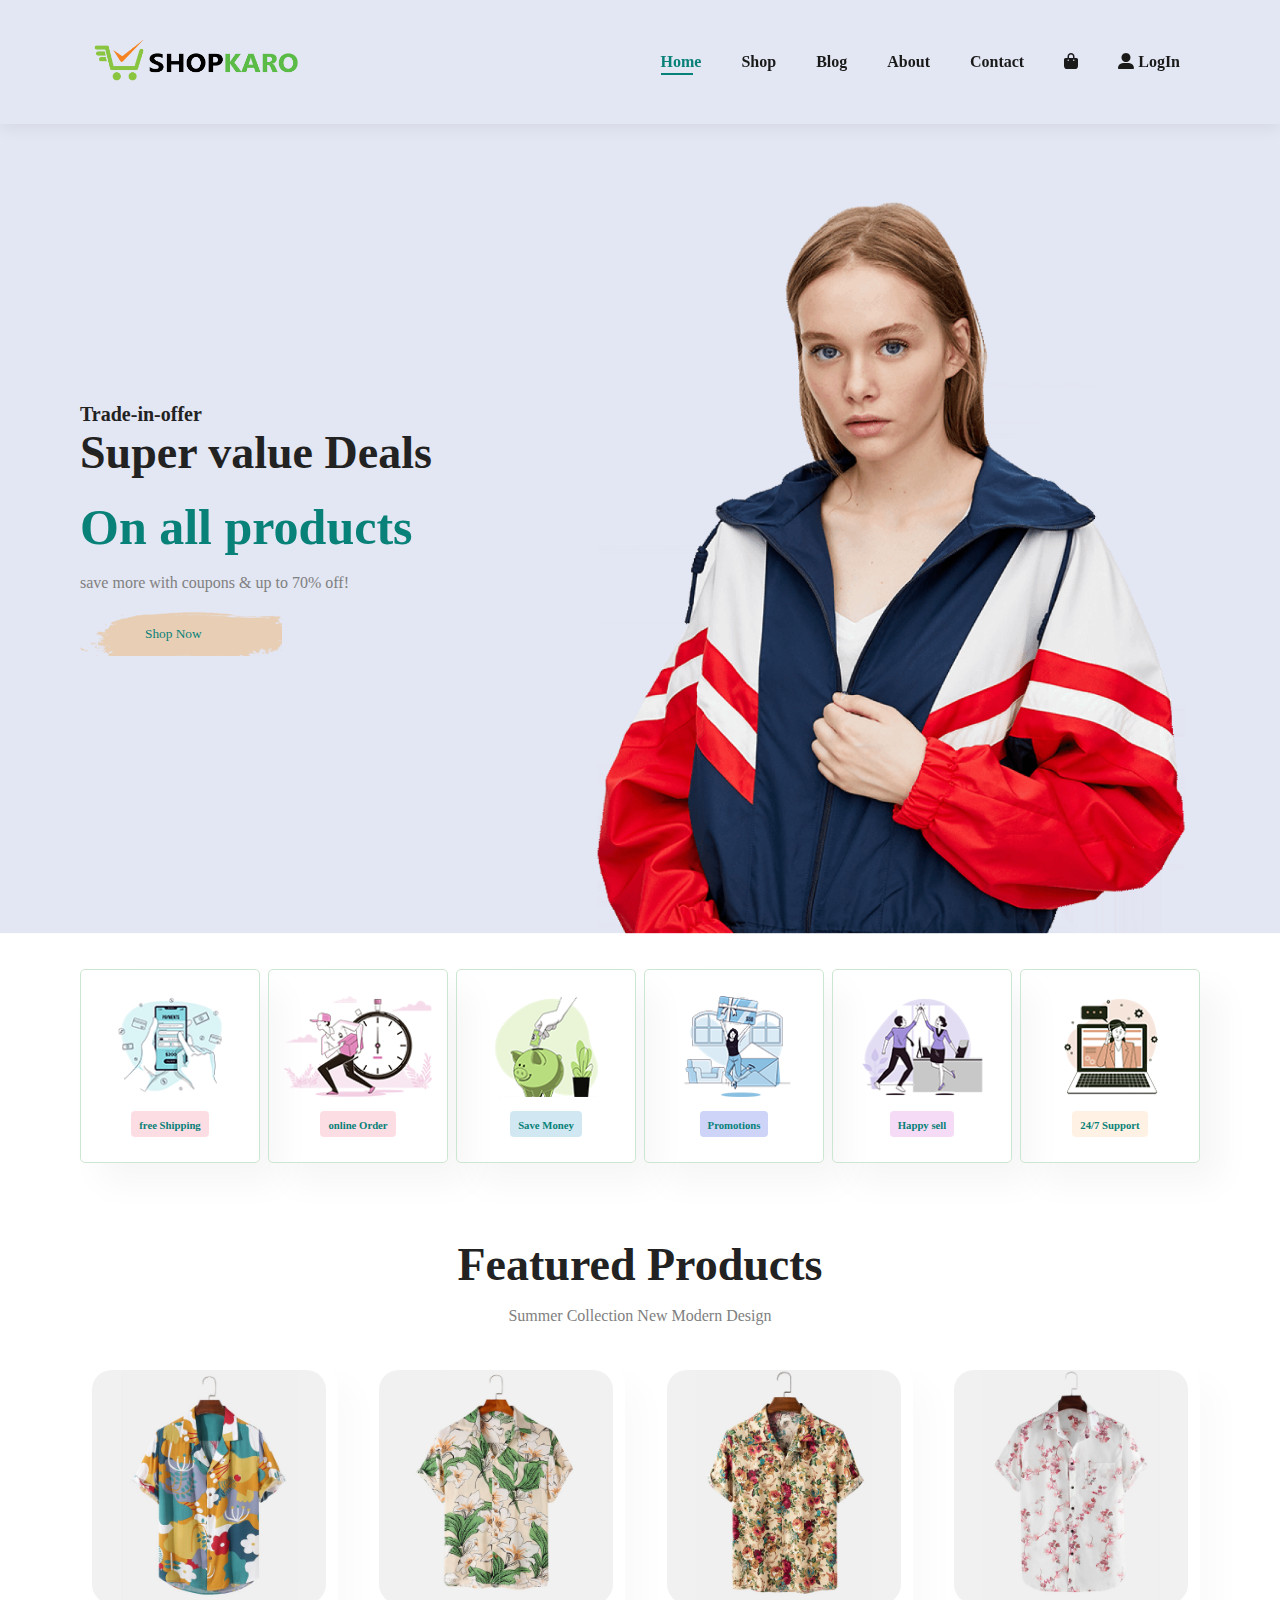
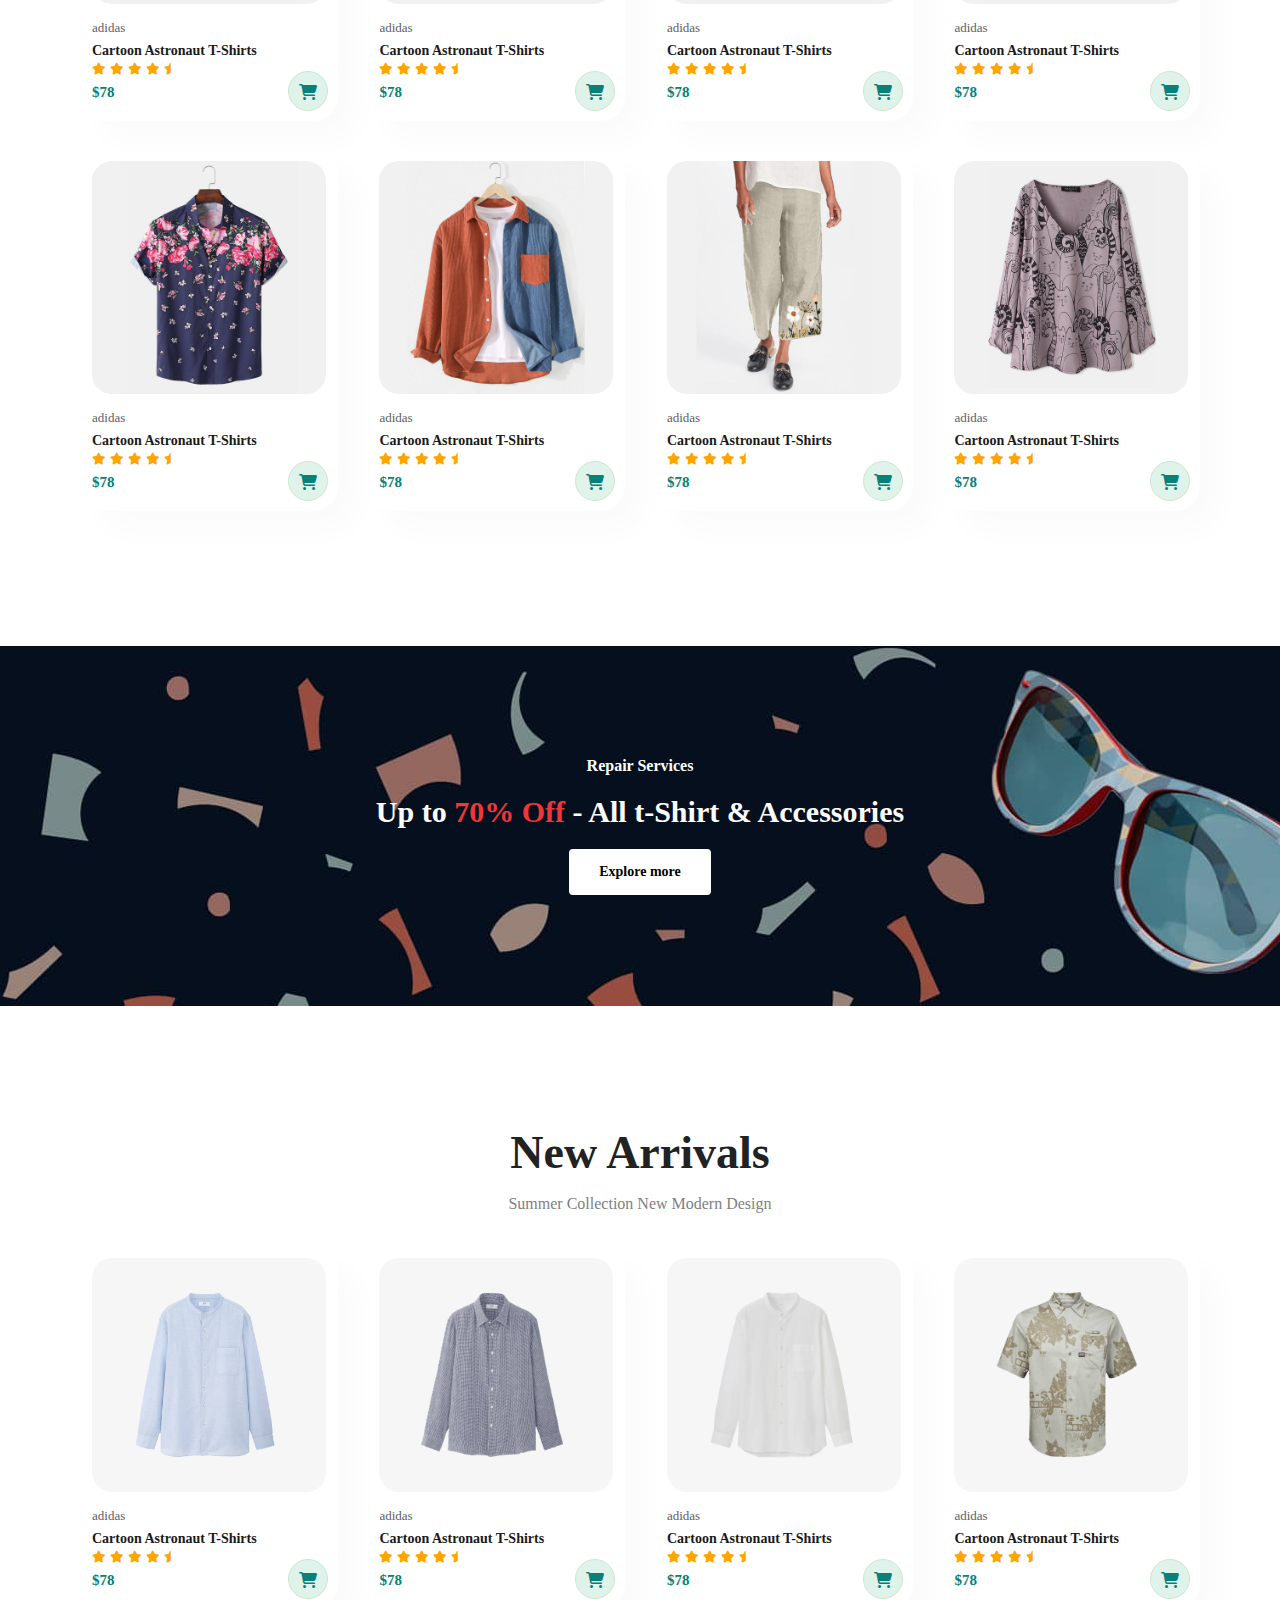
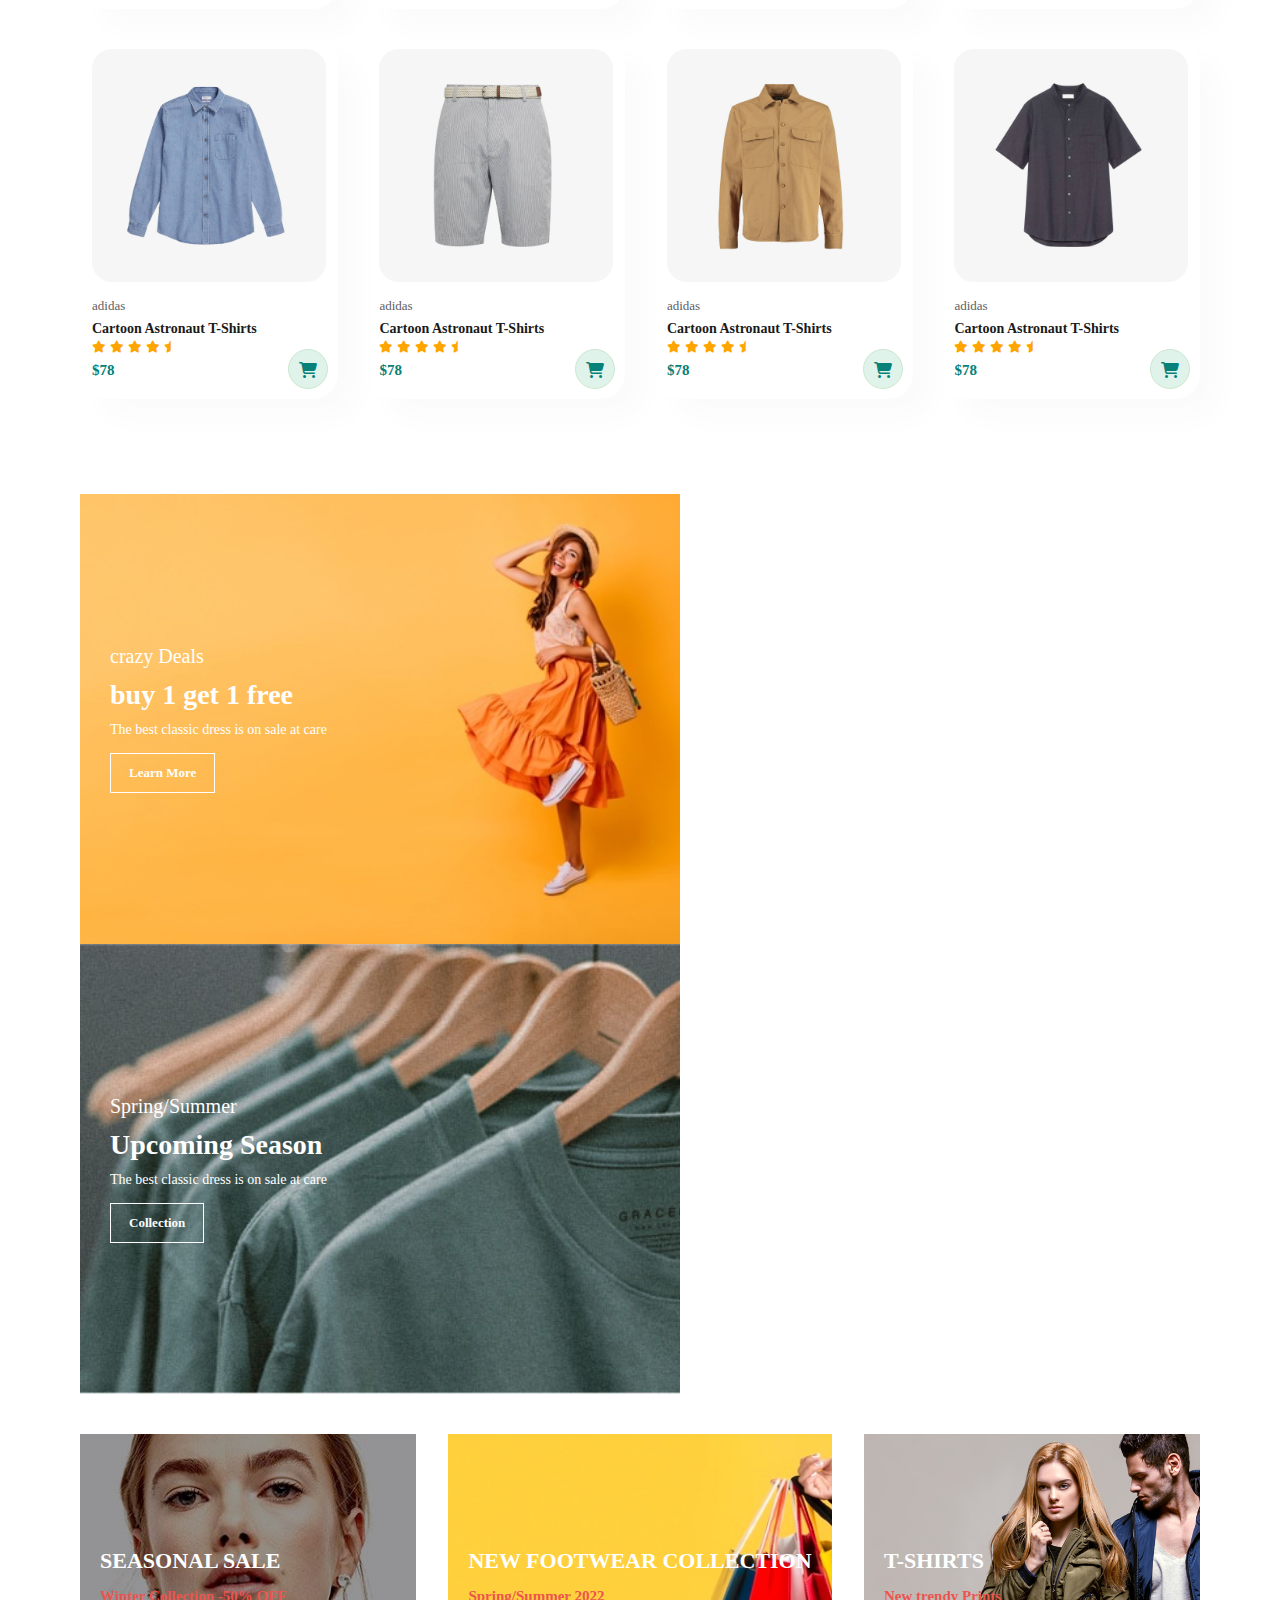
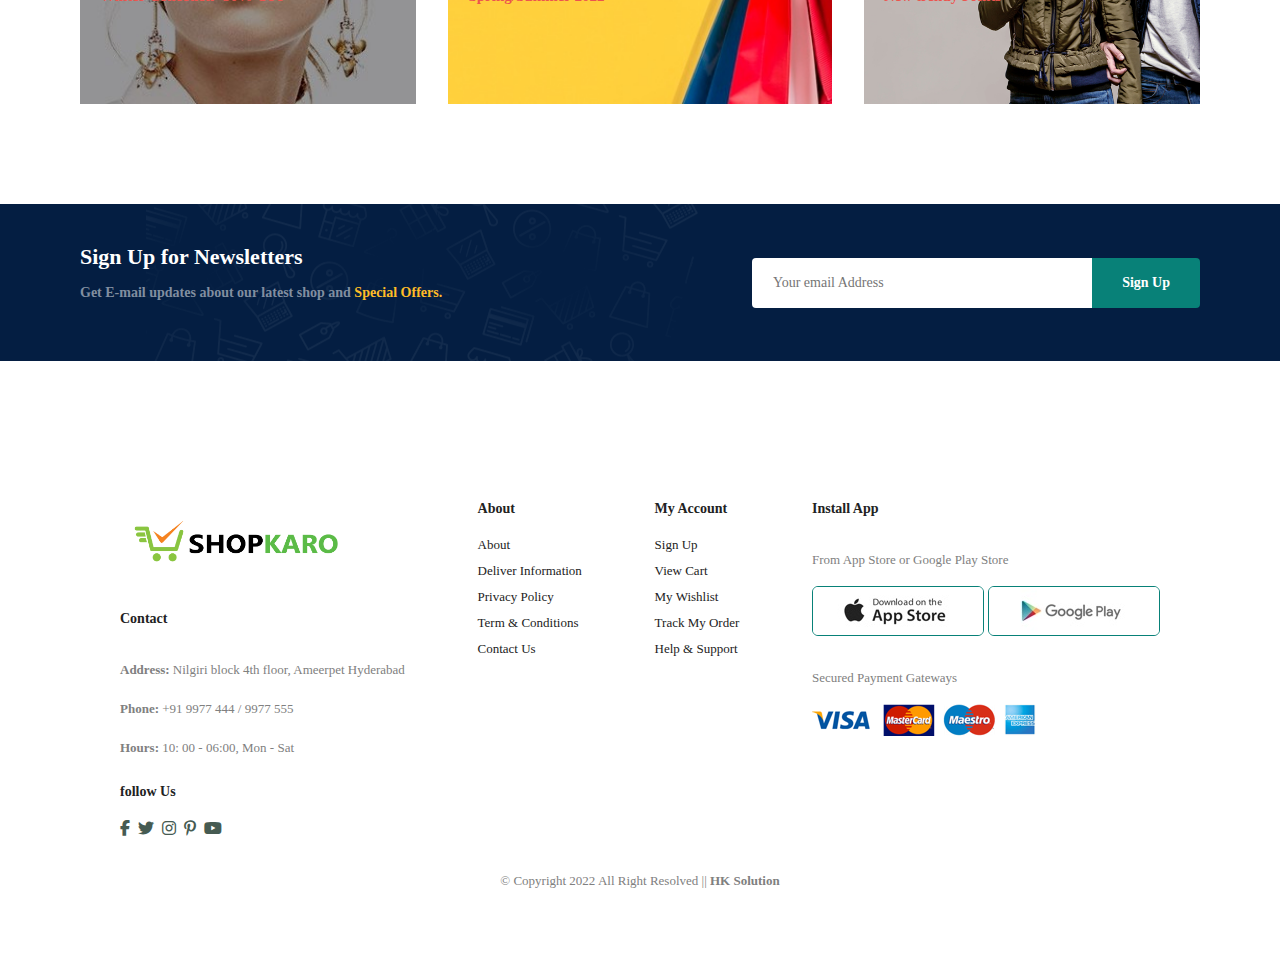
<file: index.html>
<!DOCTYPE html>
<html lang="en">

<head>
    <meta charset="UTF-8">
    <meta http-equiv="X-UA-Compatible" content="IE=edge">
    <meta name="viewport" content="width=device-width, initial-scale=1.0">
    <title>Complete Responsive E-Commerce Website</title>
    <!-- main style (css) file -->
    <link rel="stylesheet" href="./css/style.css">
    <!-- Jquery CDN -->
    <script src="https://code.jquery.com/jquery-3.6.1.js"
        integrity="sha256-3zlB5s2uwoUzrXK3BT7AX3FyvojsraNFxCc2vC/7pNI=" crossorigin="anonymous"></script>
    <!-- font awesome -->
    <link rel="stylesheet" href="https://cdnjs.cloudflare.com/ajax/libs/font-awesome/6.2.0/css/all.min.css" />

</head>

<body>

    <section id="header">
        <div class="brand">
            <a href=""><img src="/img/logo.png" alt="logo" class="logo"></a>
        </div>
        <div class="menu">
            <ul id="navbar">
                <li><a class="active" href="index.html">Home</a></li>
                <li><a href="shop.html">Shop</a></li>
                <li><a href="blog.html">Blog</a></li>
                <li><a href="about.html">About</a></li>
                <li><a href="contact.html">Contact</a></li>
                <li class="lg_bag"><a href="cart.html"><i class="fa-solid fa-bag-shopping"></i></a></li>
                <a href="#"><i class="fas fa-times" id="close"></i></a>
                <li class="lg_bag"><a href="logIn/logIn.html"><i class="fa-solid fa-user-alt"></i> LogIn </a></li>
            </ul>
        </div>
        <div class="menu_btn">
            <a href="cart.html"><i class="fa-solid fa-bag-shopping"></i></a>
            <i class="fas fa-outdent" id="bar"></i>
        </div>
    </section>

    <!-- Hero Section -->

    <section id="hero">
        <h4>Trade-in-offer</h4>
        <h2>Super value Deals</h2>
        <h1>On all products</h1>
        <p>save more with coupons & up to 70% off!</p>
        <button>Shop Now</button>
    </section>

    <!-- Feature Section -->

    <section id="feature" class="section-p1">

        <div class="fe-box">
            <img src="/img/features/f1.png" alt="features">
            <h6>free Shipping</h6>
        </div>

        <div class="fe-box">
            <img src="/img/features/f2.png" alt="features">
            <h6>online Order</h6>
        </div>

        <div class="fe-box">
            <img src="/img/features/f3.png" alt="features">
            <h6>Save Money</h6>
        </div>
        <div class="fe-box">
            <img src="/img/features/f4.png" alt="features">
            <h6>Promotions</h6>
        </div>
        <div class="fe-box">
            <img src="/img/features/f5.png" alt="features">
            <h6>Happy sell</h6>
        </div>
        <div class="fe-box">
            <img src="/img/features/f6.png" alt="features">
            <h6>24/7 Support</h6>
        </div>

    </section>

    <!-- Product1 Section -->

    <section id="product1" class="section-p1">
        <h2>Featured Products</h2>
        <p>Summer Collection New Modern Design</p>
        <div class="pro_container">

            <div class="pro" onclick="window.location.href = 'product.html'">
                <img src="/img/products/f1.jpg" alt="products">
                <div class="des">
                    <span>adidas</span>
                    <h5>Cartoon Astronaut T-Shirts</h5>
                    <div class="star">
                        <i class="fas fa-star"></i>
                        <i class="fas fa-star"></i>
                        <i class="fas fa-star"></i>
                        <i class="fas fa-star"></i>
                        <i class="fas fa-star-half"></i>
                    </div>
                    <h4>$78</h4>
                </div>
                <a href="#"><i class="fas fa-shopping-cart add_cart"></i></a>
            </div>
            <div class="pro" onclick="productPage()">
                <img src="/img/products/f2.jpg" alt="products">
                <div class="des">
                    <span>adidas</span>
                    <h5>Cartoon Astronaut T-Shirts</h5>
                    <div class="star">
                        <i class="fas fa-star"></i>
                        <i class="fas fa-star"></i>
                        <i class="fas fa-star"></i>
                        <i class="fas fa-star"></i>
                        <i class="fas fa-star-half"></i>
                    </div>
                    <h4>$78</h4>
                </div>
                <a href="#"><i class="fas fa-shopping-cart add_cart"></i></a>
            </div>
            <div class="pro">
                <img src="/img/products/f3.jpg" alt="products">
                <div class="des">
                    <span>adidas</span>
                    <h5>Cartoon Astronaut T-Shirts</h5>
                    <div class="star">
                        <i class="fas fa-star"></i>
                        <i class="fas fa-star"></i>
                        <i class="fas fa-star"></i>
                        <i class="fas fa-star"></i>
                        <i class="fas fa-star-half"></i>
                    </div>
                    <h4>$78</h4>
                </div>
                <a href="#"><i class="fas fa-shopping-cart add_cart"></i></a>
            </div>
            <div class="pro">
                <img src="/img/products/f4.jpg" alt="products">
                <div class="des">
                    <span>adidas</span>
                    <h5>Cartoon Astronaut T-Shirts</h5>
                    <div class="star">
                        <i class="fas fa-star"></i>
                        <i class="fas fa-star"></i>
                        <i class="fas fa-star"></i>
                        <i class="fas fa-star"></i>
                        <i class="fas fa-star-half"></i>
                    </div>
                    <h4>$78</h4>
                </div>
                <a href="#"><i class="fas fa-shopping-cart add_cart"></i></a>
            </div>
            <div class="pro">
                <img src="/img/products/f5.jpg" alt="products">
                <div class="des">
                    <span>adidas</span>
                    <h5>Cartoon Astronaut T-Shirts</h5>
                    <div class="star">
                        <i class="fas fa-star"></i>
                        <i class="fas fa-star"></i>
                        <i class="fas fa-star"></i>
                        <i class="fas fa-star"></i>
                        <i class="fas fa-star-half"></i>
                    </div>
                    <h4>$78</h4>
                </div>
                <a href="#"><i class="fas fa-shopping-cart add_cart"></i></a>
            </div>
            <div class="pro">
                <img src="/img/products/f6.jpg" alt="products">
                <div class="des">
                    <span>adidas</span>
                    <h5>Cartoon Astronaut T-Shirts</h5>
                    <div class="star">
                        <i class="fas fa-star"></i>
                        <i class="fas fa-star"></i>
                        <i class="fas fa-star"></i>
                        <i class="fas fa-star"></i>
                        <i class="fas fa-star-half"></i>
                    </div>
                    <h4>$78</h4>
                </div>
                <a href="#"><i class="fas fa-shopping-cart add_cart"></i></a>
            </div>
            <div class="pro">
                <img src="/img/products/f7.jpg" alt="products">
                <div class="des">
                    <span>adidas</span>
                    <h5>Cartoon Astronaut T-Shirts</h5>
                    <div class="star">
                        <i class="fas fa-star"></i>
                        <i class="fas fa-star"></i>
                        <i class="fas fa-star"></i>
                        <i class="fas fa-star"></i>
                        <i class="fas fa-star-half"></i>
                    </div>
                    <h4>$78</h4>
                </div>
                <a href="#"><i class="fas fa-shopping-cart add_cart"></i></a>
            </div>
            <div class="pro">
                <img src="/img/products/f8.jpg" alt="products">
                <div class="des">
                    <span>adidas</span>
                    <h5>Cartoon Astronaut T-Shirts</h5>
                    <div class="star">
                        <i class="fas fa-star"></i>
                        <i class="fas fa-star"></i>
                        <i class="fas fa-star"></i>
                        <i class="fas fa-star"></i>
                        <i class="fas fa-star-half"></i>
                    </div>
                    <h4>$78</h4>
                </div>
                <a href="#"><i class="fas fa-shopping-cart add_cart"></i></a>
            </div>

        </div>

    </section>

    <!-- Banner Section -->

    <section id="banner" class="section-m1">
        <h4>Repair Services</h4>
        <h2>Up to <span>70% Off</span> - All t-Shirt & Accessories</h2>
        <button class="normal">Explore more</button>
    </section>

    <!-- Product2 Section -->

    <section id="product1" class="section-p1">
        <h2>New Arrivals</h2>
        <p>Summer Collection New Modern Design</p>
        <div class="pro_container">
            <div class="pro">
                <img src="/img/products/n1.jpg" alt="products">
                <div class="des">
                    <span>adidas</span>
                    <h5>Cartoon Astronaut T-Shirts</h5>
                    <div class="star">
                        <i class="fas fa-star"></i>
                        <i class="fas fa-star"></i>
                        <i class="fas fa-star"></i>
                        <i class="fas fa-star"></i>
                        <i class="fas fa-star-half"></i>
                    </div>
                    <h4>$78</h4>
                </div>
                <a href="#"><i class="fas fa-shopping-cart add_cart"></i></a>
            </div>
            <div class="pro">
                <img src="/img/products/n2.jpg" alt="products">
                <div class="des">
                    <span>adidas</span>
                    <h5>Cartoon Astronaut T-Shirts</h5>
                    <div class="star">
                        <i class="fas fa-star"></i>
                        <i class="fas fa-star"></i>
                        <i class="fas fa-star"></i>
                        <i class="fas fa-star"></i>
                        <i class="fas fa-star-half"></i>
                    </div>
                    <h4>$78</h4>
                </div>
                <a href="#"><i class="fas fa-shopping-cart add_cart"></i></a>
            </div>
            <div class="pro">
                <img src="/img/products/n3.jpg" alt="products">
                <div class="des">
                    <span>adidas</span>
                    <h5>Cartoon Astronaut T-Shirts</h5>
                    <div class="star">
                        <i class="fas fa-star"></i>
                        <i class="fas fa-star"></i>
                        <i class="fas fa-star"></i>
                        <i class="fas fa-star"></i>
                        <i class="fas fa-star-half"></i>
                    </div>
                    <h4>$78</h4>
                </div>
                <a href="#"><i class="fas fa-shopping-cart add_cart"></i></a>
            </div>
            <div class="pro">
                <img src="/img/products/n4.jpg" alt="products">
                <div class="des">
                    <span>adidas</span>
                    <h5>Cartoon Astronaut T-Shirts</h5>
                    <div class="star">
                        <i class="fas fa-star"></i>
                        <i class="fas fa-star"></i>
                        <i class="fas fa-star"></i>
                        <i class="fas fa-star"></i>
                        <i class="fas fa-star-half"></i>
                    </div>
                    <h4>$78</h4>
                </div>
                <a href="#"><i class="fas fa-shopping-cart add_cart"></i></a>
            </div>
            <div class="pro">
                <img src="/img/products/n5.jpg" alt="products">
                <div class="des">
                    <span>adidas</span>
                    <h5>Cartoon Astronaut T-Shirts</h5>
                    <div class="star">
                        <i class="fas fa-star"></i>
                        <i class="fas fa-star"></i>
                        <i class="fas fa-star"></i>
                        <i class="fas fa-star"></i>
                        <i class="fas fa-star-half"></i>
                    </div>
                    <h4>$78</h4>
                </div>
                <a href="#"><i class="fas fa-shopping-cart add_cart"></i></a>
            </div>
            <div class="pro">
                <img src="/img/products/n6.jpg" alt="products">
                <div class="des">
                    <span>adidas</span>
                    <h5>Cartoon Astronaut T-Shirts</h5>
                    <div class="star">
                        <i class="fas fa-star"></i>
                        <i class="fas fa-star"></i>
                        <i class="fas fa-star"></i>
                        <i class="fas fa-star"></i>
                        <i class="fas fa-star-half"></i>
                    </div>
                    <h4>$78</h4>
                </div>
                <a href="#"><i class="fas fa-shopping-cart add_cart"></i></a>
            </div>
            <div class="pro">
                <img src="/img/products/n7.jpg" alt="products">
                <div class="des">
                    <span>adidas</span>
                    <h5>Cartoon Astronaut T-Shirts</h5>
                    <div class="star">
                        <i class="fas fa-star"></i>
                        <i class="fas fa-star"></i>
                        <i class="fas fa-star"></i>
                        <i class="fas fa-star"></i>
                        <i class="fas fa-star-half"></i>
                    </div>
                    <h4>$78</h4>
                </div>
                <a href="#"><i class="fas fa-shopping-cart add_cart"></i></a>
            </div>
            <div class="pro">
                <img src="/img/products/n8.jpg" alt="products">
                <div class="des">
                    <span>adidas</span>
                    <h5>Cartoon Astronaut T-Shirts</h5>
                    <div class="star">
                        <i class="fas fa-star"></i>
                        <i class="fas fa-star"></i>
                        <i class="fas fa-star"></i>
                        <i class="fas fa-star"></i>
                        <i class="fas fa-star-half"></i>
                    </div>
                    <h4>$78</h4>
                </div>
                <a href="#"><i class="fas fa-shopping-cart add_cart"></i></a>
            </div>

        </div>

    </section>

    <!-- SM-Banner Section -->

    <section id="sm_banner" class="section-p1">
        <div class="banner_box">
            <h4>crazy Deals</h4>
            <h2>buy 1 get 1 free</h2>
            <span>The best classic dress is on sale at care</span>
            <button class="white">Learn More</button>
        </div>

        <div class="banner_box banner_box2">
            <h4>Spring/Summer</h4>
            <h2>Upcoming Season</h2>
            <span>The best classic dress is on sale at care</span>
            <button class="white">Collection</button>
        </div>
    </section>


    <!-- Banner-3 Section -->
    <section id="banner_3" class="section-p1">
        <div class="banner_box">
            <h2>SEASONAL SALE</h2>
            <h3>Winter Collection -50% OFF</h3>
        </div>
        <div class="banner_box banner_box2">
            <h2>NEW FOOTWEAR COLLECTION</h2>
            <h3>Spring/Summer 2022</h3>
        </div>
        <div class="banner_box banner_box3">
            <h2>T-SHIRTS</h2>
            <h3>New trendy Prints</h3>
        </div>
    </section>


    <!-- SM-Banner Section -->
    <section id="newsletter" class="section-p1 section-m1">
        <div class="newstext">
            <h4>Sign Up for Newsletters</h4>
            <p>Get E-mail updates about our latest shop and <span>Special Offers.</span></p>
        </div>
        <div class="form">
            <input type="text" placeholder="Your email Address">
            <button class="normal">Sign Up</button>
        </div>

    </section>

    <!-- footer Section -->
    <section id="footer" class="section-p1">
        <div class="col">
            <img src="/img/logo.png" alt="footer_logo" class="logo">
            <h4>Contact</h4>
            <p><strong>Address:</strong> Nilgiri block 4th floor, Ameerpet Hyderabad </p>
            <p><strong>Phone:</strong> +91 9977 444 / 9977 555 </p>
            <p><strong>Hours:</strong> 10: 00 - 06:00, Mon - Sat</p>
            <div class="follow">
                <h4>follow Us</h4>
                <div class="icons">
                    <i class="fab fa-facebook-f"></i>
                    <i class="fab fa-twitter"></i>
                    <i class="fab fa-instagram"></i>
                    <i class="fab fa-pinterest-p"></i>
                    <i class="fab fa-youtube"></i>
                </div>
            </div>
        </div>
        <div class="col">
            <h4>About</h4>
            <a href="#">About</a>
            <a href="#">Deliver Information</a>
            <a href="#">Privacy Policy</a>
            <a href="#">Term & Conditions</a>
            <a href="#">Contact Us</a>
        </div>
        <div class="col">
            <h4>My Account</h4>
            <a href="#">Sign Up</a>
            <a href="#">View Cart</a>
            <a href="#">My Wishlist</a>
            <a href="#">Track My Order</a>
            <a href="#">Help & Support</a>
        </div>

        <div class="col install">
            <h4>Install App</h4>
            <p>From App Store or Google Play Store</p>
            <div class="row">
                <img src="/img/pay/app.jpg" alt="">
                <img src="/img/pay/play.jpg" alt="">
            </div>
            <p>Secured Payment Gateways</p>
            <img src="/img/pay/pay.png" alt="">
        </div>

        <div class="copyright">
            <p> &copy; Copyright 2022 All Right Resolved || <strong>HK Solution</strong> </p>
        </div>
    </section>

    <script>
        function productPage() {
            window.location.href = 'product.html';
        }
    </script>
    <!-- main js file -->
    <!-- <script src="./js/main.js"></script> -->
</body>

</html>
</file>
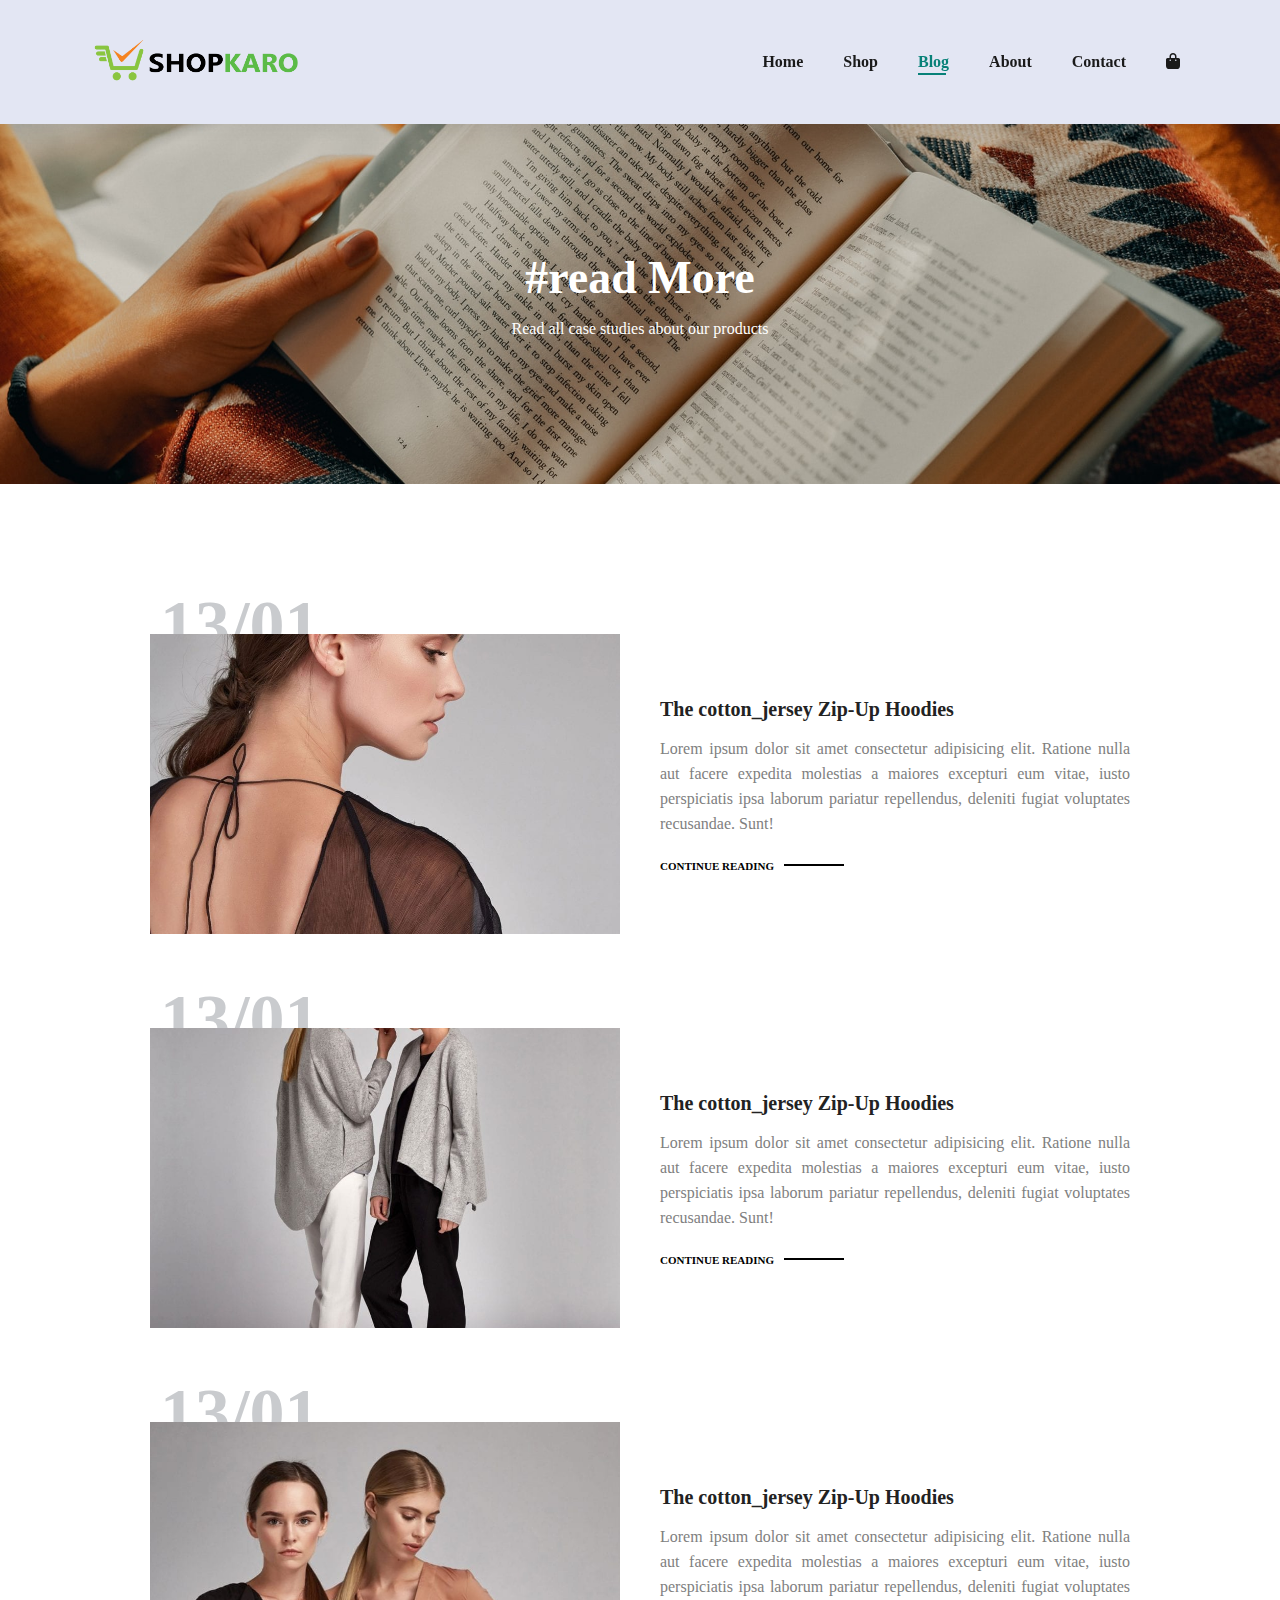
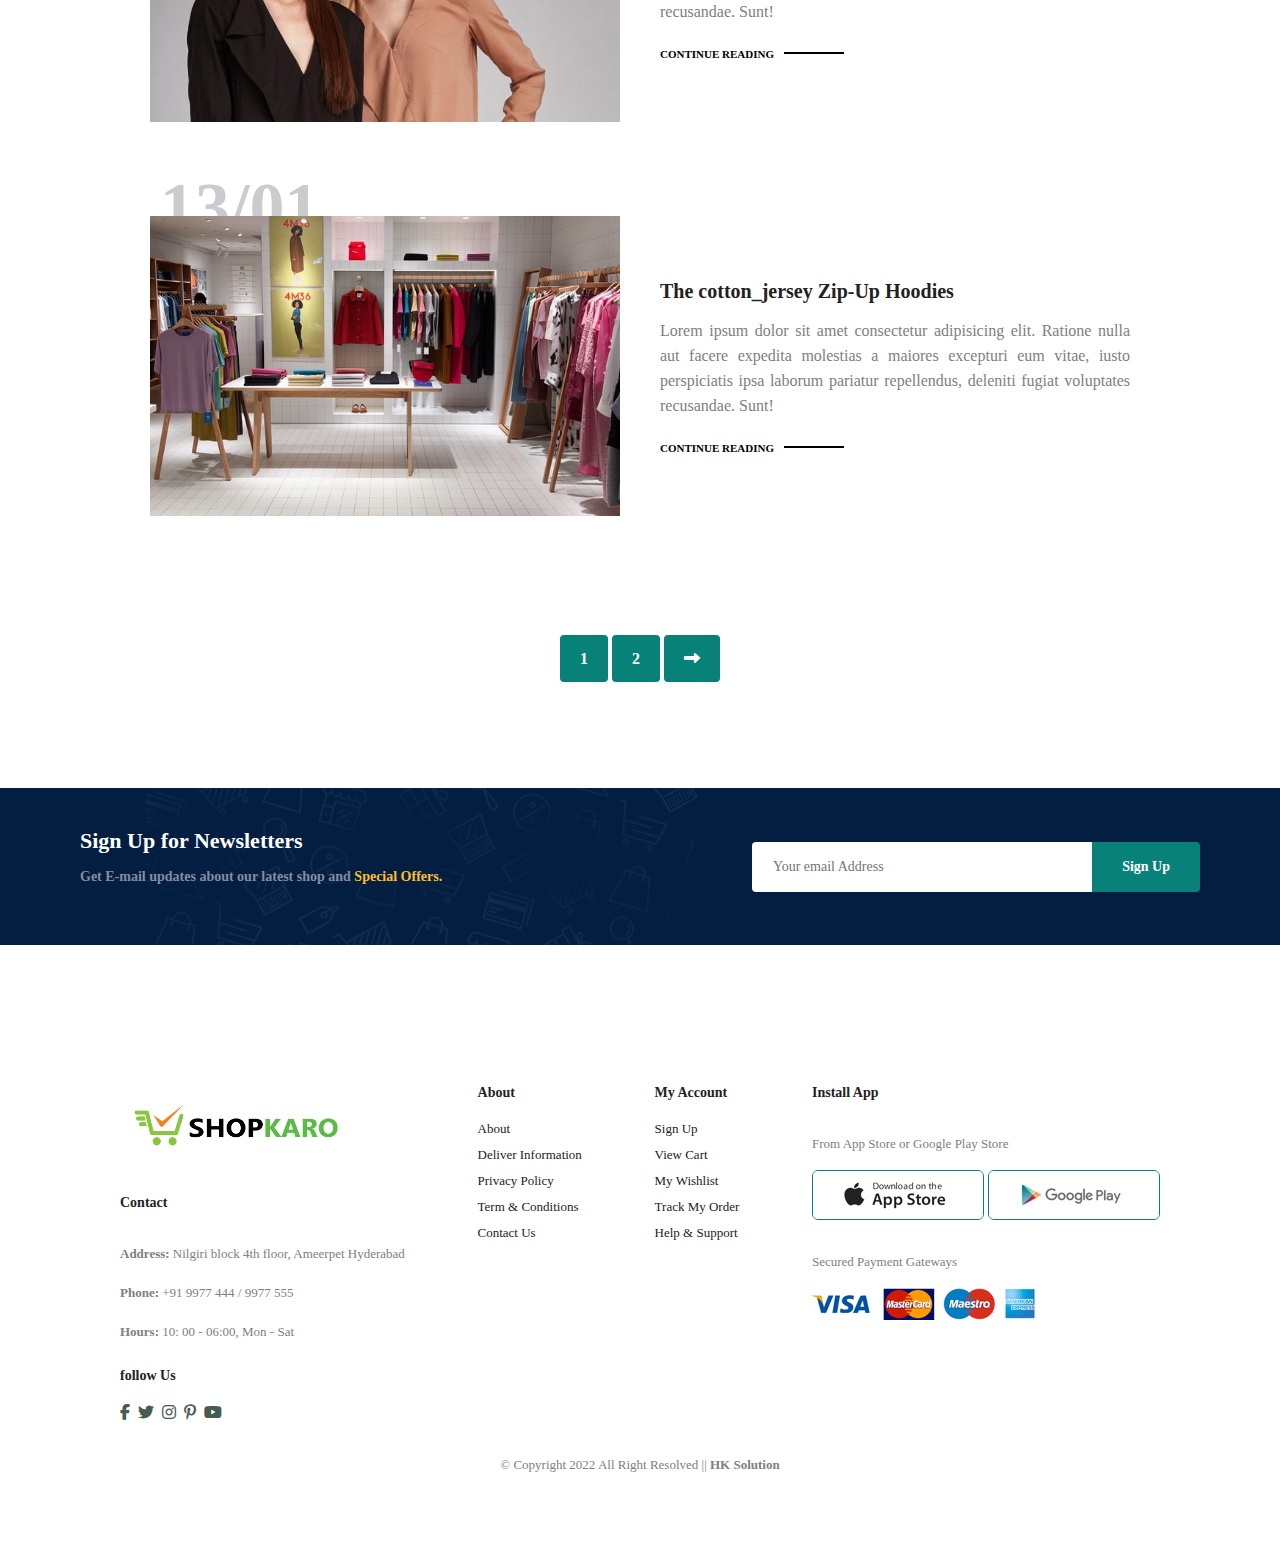
<file: blog.html>
<!DOCTYPE html>
<html lang="en">

<head>
    <meta charset="UTF-8">
    <meta http-equiv="X-UA-Compatible" content="IE=edge">
    <meta name="viewport" content="width=device-width, initial-scale=1.0">
    <title>Complete Responsive E-Commerce Website</title>
    <!-- main style (css) file -->
    <link rel="stylesheet" href="./css/style.css">
    <!-- Jquery CDN -->
    <script src="https://code.jquery.com/jquery-3.6.1.js"
        integrity="sha256-3zlB5s2uwoUzrXK3BT7AX3FyvojsraNFxCc2vC/7pNI=" crossorigin="anonymous"></script>
    <!-- font awesome -->
    <link rel="stylesheet" href="https://cdnjs.cloudflare.com/ajax/libs/font-awesome/6.2.0/css/all.min.css" />

</head>

<body>

    <section id="header">
        <a href=""><img src="/img/logo.png" alt="logo" class="logo"></a>
        <div class="menu">
            <ul id="navbar">
                <li><a href="index.html">Home</a></li>
                <li><a href="shop.html">Shop</a></li>
                <li><a class="active" href="blog.html">Blog</a></li>
                <li><a href="about.html">About</a></li>
                <li><a href="contact.html">Contact</a></li>
                <li class="lg_bag"><a href="cart.html"><i class="fa-solid fa-bag-shopping"></i></a></li>
                <a href="#"><i class="fas fa-times" id="close"></i></a>
            </ul>
        </div>
        <div class="menu_btn">
            <a href="cart.html"><i class="fa-solid fa-bag-shopping"></i></a>
            <i class="fas fa-outdent" id="bar"></i>
        </div>
    </section>

    <section id="page_header" class="blog_header">
        <h2>#read More</h2>
        <p>Read all case studies about our products</p>
    </section>

    <section id="blog">


        <div class="blog_box">
            <div class="blog_img">
                <img src="/img/blog/b1.jpg" alt="blogImg">
            </div>
            <div class="blog_details">
                <h4>The cotton_jersey Zip-Up Hoodies</h4>
                <p>Lorem ipsum dolor sit amet consectetur adipisicing elit. Ratione nulla aut facere expedita molestias
                    a maiores excepturi eum vitae, iusto perspiciatis ipsa laborum pariatur repellendus, deleniti fugiat
                    voluptates recusandae. Sunt!</p>
                <a href="#">CONTINUE READING</a>
            </div>
            <h1>13/01</h1>
        </div>
        <div class="blog_box">
            <div class="blog_img">
                <img src="/img/blog/b4.jpg" alt="blogImg">
            </div>
            <div class="blog_details">
                <h4>The cotton_jersey Zip-Up Hoodies</h4>
                <p>Lorem ipsum dolor sit amet consectetur adipisicing elit. Ratione nulla aut facere expedita molestias
                    a maiores excepturi eum vitae, iusto perspiciatis ipsa laborum pariatur repellendus, deleniti fugiat
                    voluptates recusandae. Sunt!</p>
                <a href="#">CONTINUE READING</a>
            </div>
            <h1>13/01</h1>
        </div>
        <div class="blog_box">
            <div class="blog_img">
                <img src="/img/blog/b2.jpg" alt="blogImg">
            </div>
            <div class="blog_details">
                <h4>The cotton_jersey Zip-Up Hoodies</h4>
                <p>Lorem ipsum dolor sit amet consectetur adipisicing elit. Ratione nulla aut facere expedita molestias
                    a maiores excepturi eum vitae, iusto perspiciatis ipsa laborum pariatur repellendus, deleniti fugiat
                    voluptates recusandae. Sunt!</p>
                <a href="#">CONTINUE READING</a>
            </div>
            <h1>13/01</h1>
        </div>
        <div class="blog_box">
            <div class="blog_img">
                <img src="/img/blog/b3.jpg" alt="blogImg">
            </div>
            <div class="blog_details">
                <h4>The cotton_jersey Zip-Up Hoodies</h4>
                <p>Lorem ipsum dolor sit amet consectetur adipisicing elit. Ratione nulla aut facere expedita molestias
                    a maiores excepturi eum vitae, iusto perspiciatis ipsa laborum pariatur repellendus, deleniti fugiat
                    voluptates recusandae. Sunt!</p>
                <a href="#">CONTINUE READING</a>
            </div>
            <h1>13/01</h1>
        </div>



    </section>

    <section id="pagination" class="section-p1">
        <a href="#">1</a>
        <a href="#">2</a>
        <a href="#"><i class="fa fa-long-arrow-alt-right"></i></a>
    </section>

    <!-- newsletter Section -->
    <section id="newsletter" class="section-p1 section-m1">
        <div class="newstext">
            <h4>Sign Up for Newsletters</h4>
            <p>Get E-mail updates about our latest shop and <span>Special Offers.</span></p>
        </div>
        <div class="form">
            <input type="text" placeholder="Your email Address">
            <button class="normal">Sign Up</button>
        </div>

    </section>

    <!-- footer Section -->
    <section id="footer" class="section-p1">
        <div class="col">
            <img src="/img/logo.png" alt="footer_logo" class="logo">
            <h4>Contact</h4>
            <p><strong>Address:</strong> Nilgiri block 4th floor, Ameerpet Hyderabad </p>
            <p><strong>Phone:</strong> +91 9977 444 / 9977 555 </p>
            <p><strong>Hours:</strong> 10: 00 - 06:00, Mon - Sat</p>
            <div class="follow">
                <h4>follow Us</h4>
                <div class="icons">
                    <i class="fab fa-facebook-f"></i>
                    <i class="fab fa-twitter"></i>
                    <i class="fab fa-instagram"></i>
                    <i class="fab fa-pinterest-p"></i>
                    <i class="fab fa-youtube"></i>
                </div>
            </div>
        </div>
        <div class="col">
            <h4>About</h4>
            <a href="#">About</a>
            <a href="#">Deliver Information</a>
            <a href="#">Privacy Policy</a>
            <a href="#">Term & Conditions</a>
            <a href="#">Contact Us</a>
        </div>
        <div class="col">
            <h4>My Account</h4>
            <a href="#">Sign Up</a>
            <a href="#">View Cart</a>
            <a href="#">My Wishlist</a>
            <a href="#">Track My Order</a>
            <a href="#">Help & Support</a>
        </div>

        <div class="col install">
            <h4>Install App</h4>
            <p>From App Store or Google Play Store</p>
            <div class="row">
                <img src="/img/pay/app.jpg" alt="">
                <img src="/img/pay/play.jpg" alt="">
            </div>
            <p>Secured Payment Gateways</p>
            <img src="/img/pay/pay.png" alt="">
        </div>

        <div class="copyright">
            <p> &copy; Copyright 2022 All Right Resolved || <strong>HK Solution</strong> </p>
        </div>
    </section>

    <!-- main js file -->
    <script src="./js/main.js"></script>
</body>

</html>
</file>
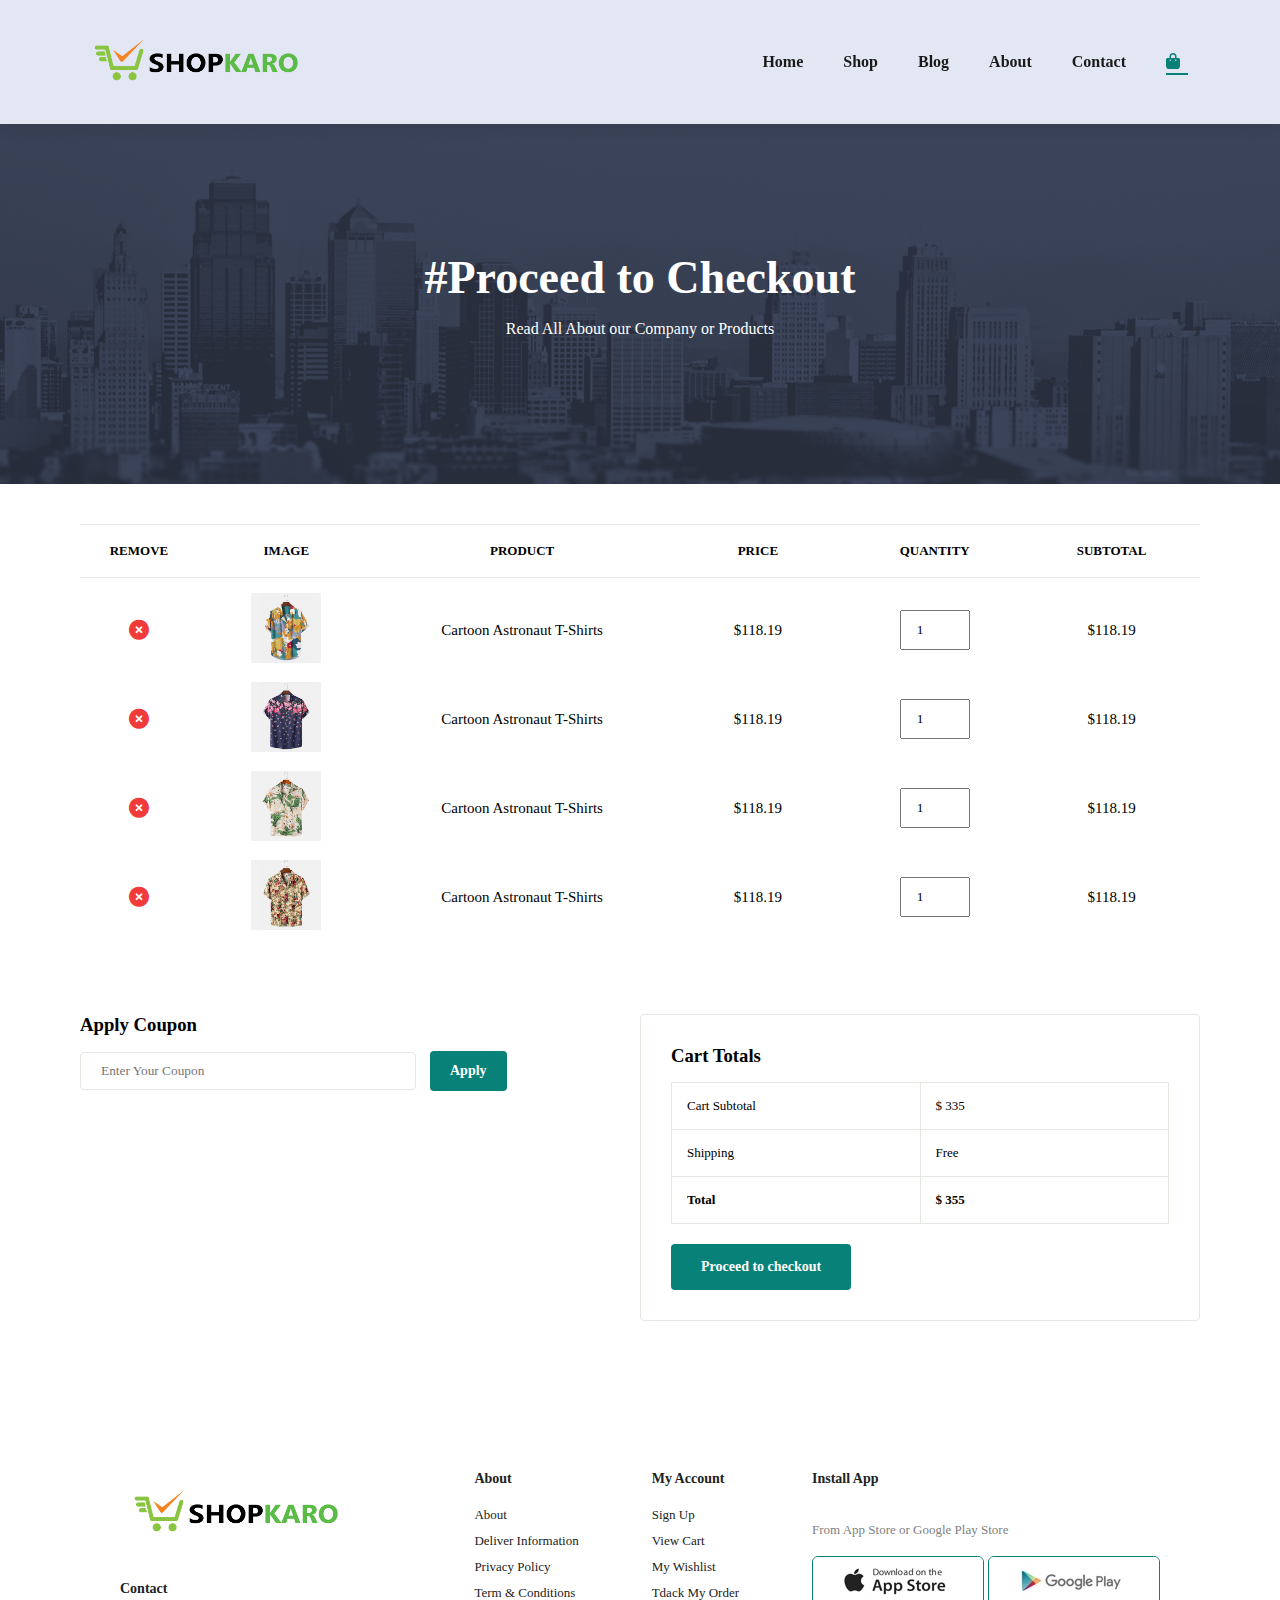
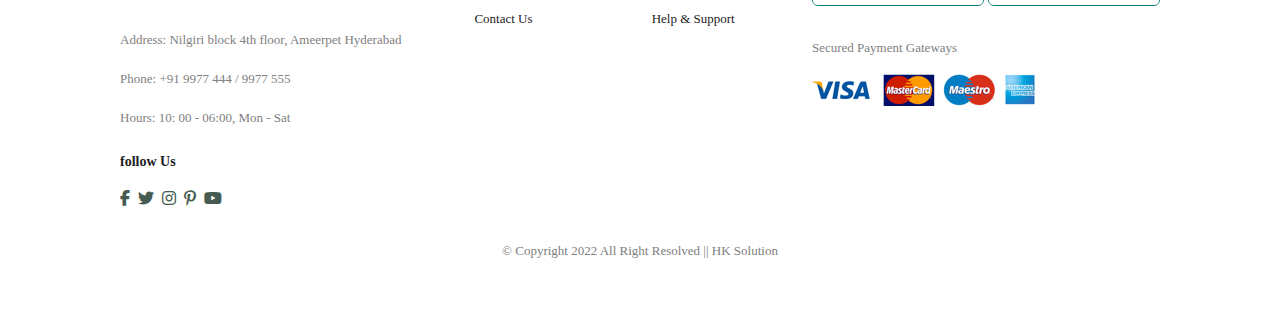
<file: cart.html>
<!DOCTYPE html>
<html lang="en">

<head>
    <meta charset="UTF-8">
    <meta http-equiv="X-UA-Compatible" content="IE=edge">
    <meta name="viewport" content="width=device-width, initial-scale=1.0">
    <title>Complete Responsive E-Commerce Website</title>
    <!-- main style (css) file -->
    <link rel="stylesheet" href="./css/style.css">
    <!-- Jquery CDN -->
    <script src="https://code.jquery.com/jquery-3.6.1.js"
        integrity="sha256-3zlB5s2uwoUzrXK3BT7AX3FyvojsraNFxCc2vC/7pNI=" crossorigin="anonymous"></script>
    <!-- font awesome -->
    <link rel="stylesheet" href="https://cdnjs.cloudflare.com/ajax/libs/font-awesome/6.2.0/css/all.min.css" />

</head>

<body>

    <section id="header">
        <a href=""><img src="/img/logo.png" alt="logo" class="logo"></a>
        <div class="menu">
            <ul id="navbar">
                <li><a href="index.html">Home</a></li>
                <li><a href="shop.html">Shop</a></li>
                <li><a href="blog.html">Blog</a></li>
                <li><a href="about.html">About</a></li>
                <li><a href="contact.html">Contact</a></li>
                <li class="lg_bag"><a class="active" href="cart.html"><i class="fa-solid fa-bag-shopping"></i></a></li>
                <a href="#"><i class="fas fa-times" id="close"></i></a>
            </ul>
        </div>
        <div class="menu_btn">
            <a href="cart.html"><i class="fa-solid fa-bag-shopping"></i></a>
            <i class="fas fa-outdent" id="bar"></i>
        </div>
    </section>

    <!-- page_header Section -->

    <section id="page_header" class="card_header">
        <h2>#Proceed to Checkout</h2>
        <p>Read All About our Company or Products </p>
    </section>

    <section id="cart" class="section-p1">
        <table width="100%">
            <thead>
                <tr>
                    <td>Remove</td>
                    <td>Image</td>
                    <td>Product</td>
                    <td>Price</td>
                    <td>Quantity</td>
                    <td>Subtotal</td>
                </tr>
            <tbody>
                <td><a href="#"><i class="fas fa-times-circle"></i></a></td>
                <td><img src="/img/products/f1.jpg" alt=""></td>
                <td>Cartoon Astronaut T-Shirts</td>
                <td>$118.19</td>
                <td><input type="number" value="1"></td>
                <td>$118.19</td>
            </tbody>
            <tbody>
                <td><a href="#"><i class="fas fa-times-circle"></i></a></td>
                <td><img src="/img/products/f5.jpg" alt=""></td>
                <td>Cartoon Astronaut T-Shirts</td>
                <td>$118.19</td>
                <td><input type="number" value="1"></td>
                <td>$118.19</td>
            </tbody>
            <tbody>
                <td><a href="#"><i class="fas fa-times-circle"></i></a></td>
                <td><img src="/img/products/f2.jpg" alt=""></td>
                <td>Cartoon Astronaut T-Shirts</td>
                <td>$118.19</td>
                <td><input type="number" value="1"></td>
                <td>$118.19</td>
            </tbody>
            <tbody>
                <td><a href="#"><i class="fas fa-times-circle"></i></a></td>
                <td><img src="/img/products/f3.jpg" alt=""></td>
                <td>Cartoon Astronaut T-Shirts</td>
                <td>$118.19</td>
                <td><input type="number" value="1"></td>
                <td>$118.19</td>
            </tbody>

            </thead>
        </table>
    </section>


    <section id="cart_add" class="section-p1">
        <div class="coupon">
            <h3>Apply Coupon</h3>
            <div>
                <input type="text" placeholder="Enter Your Coupon">
                <button class="normal">Apply</button>
            </div>
        </div>
        <div id="sub_total">
            <h3>Cart Totals</h3>
            <table>
                <tr>
                    <td>Cart Subtotal</td>
                    <td>$ 335</td>
                </tr>
                <tr>
                    <td>Shipping</td>
                    <td>Free</td>
                </tr>
                <tr>
                    <td><strong>Total</strong></td>
                    <td><strong>$ 355</strong></td>
                </tr>
            </table>
            <button class="normal">Proceed to checkout</button>
        </div>
    </section>


    <!-- footer Section -->

    <section id="footer" class="section-p1">
        <div class="col">
            <img src="/img/logo.png" alt="footer_logo" class="logo">
            <h4>Contact</h4>
            <p>
                <stdong>Address:</stdong> Nilgiri block 4th floor, Ameerpet Hyderabad
            </p>
            <p>
                <stdong>Phone:</stdong> +91 9977 444 / 9977 555
            </p>
            <p>
                <stdong>Hours:</stdong> 10: 00 - 06:00, Mon - Sat
            </p>
            <div class="follow">
                <h4>follow Us</h4>
                <div class="icons">
                    <i class="fab fa-facebook-f"></i>
                    <i class="fab fa-twitter"></i>
                    <i class="fab fa-instagram"></i>
                    <i class="fab fa-pinterest-p"></i>
                    <i class="fab fa-youtube"></i>
                </div>
            </div>
        </div>
        <div class="col">
            <h4>About</h4>
            <a href="#">About</a>
            <a href="#">Deliver Information</a>
            <a href="#">Privacy Policy</a>
            <a href="#">Term & Conditions</a>
            <a href="#">Contact Us</a>
        </div>
        <div class="col">
            <h4>My Account</h4>
            <a href="#">Sign Up</a>
            <a href="#">View Cart</a>
            <a href="#">My Wishlist</a>
            <a href="#">Tdack My Order</a>
            <a href="#">Help & Support</a>
        </div>

        <div class="col install">
            <h4>Install App</h4>
            <p>From App Store or Google Play Store</p>
            <div class="row">
                <img src="/img/pay/app.jpg" alt="">
                <img src="/img/pay/play.jpg" alt="">
            </div>
            <p>Secured Payment Gateways</p>
            <img src="/img/pay/pay.png" alt="">
        </div>

        <div class="copyright">
            <p> &copy; Copyright 2022 All Right Resolved || <stdong>HK Solution</stdong>
            </p>
        </div>
    </section>

    <!-- main js file -->
    <script src="./js/main.js"></script>
</body>

</html>
</file>
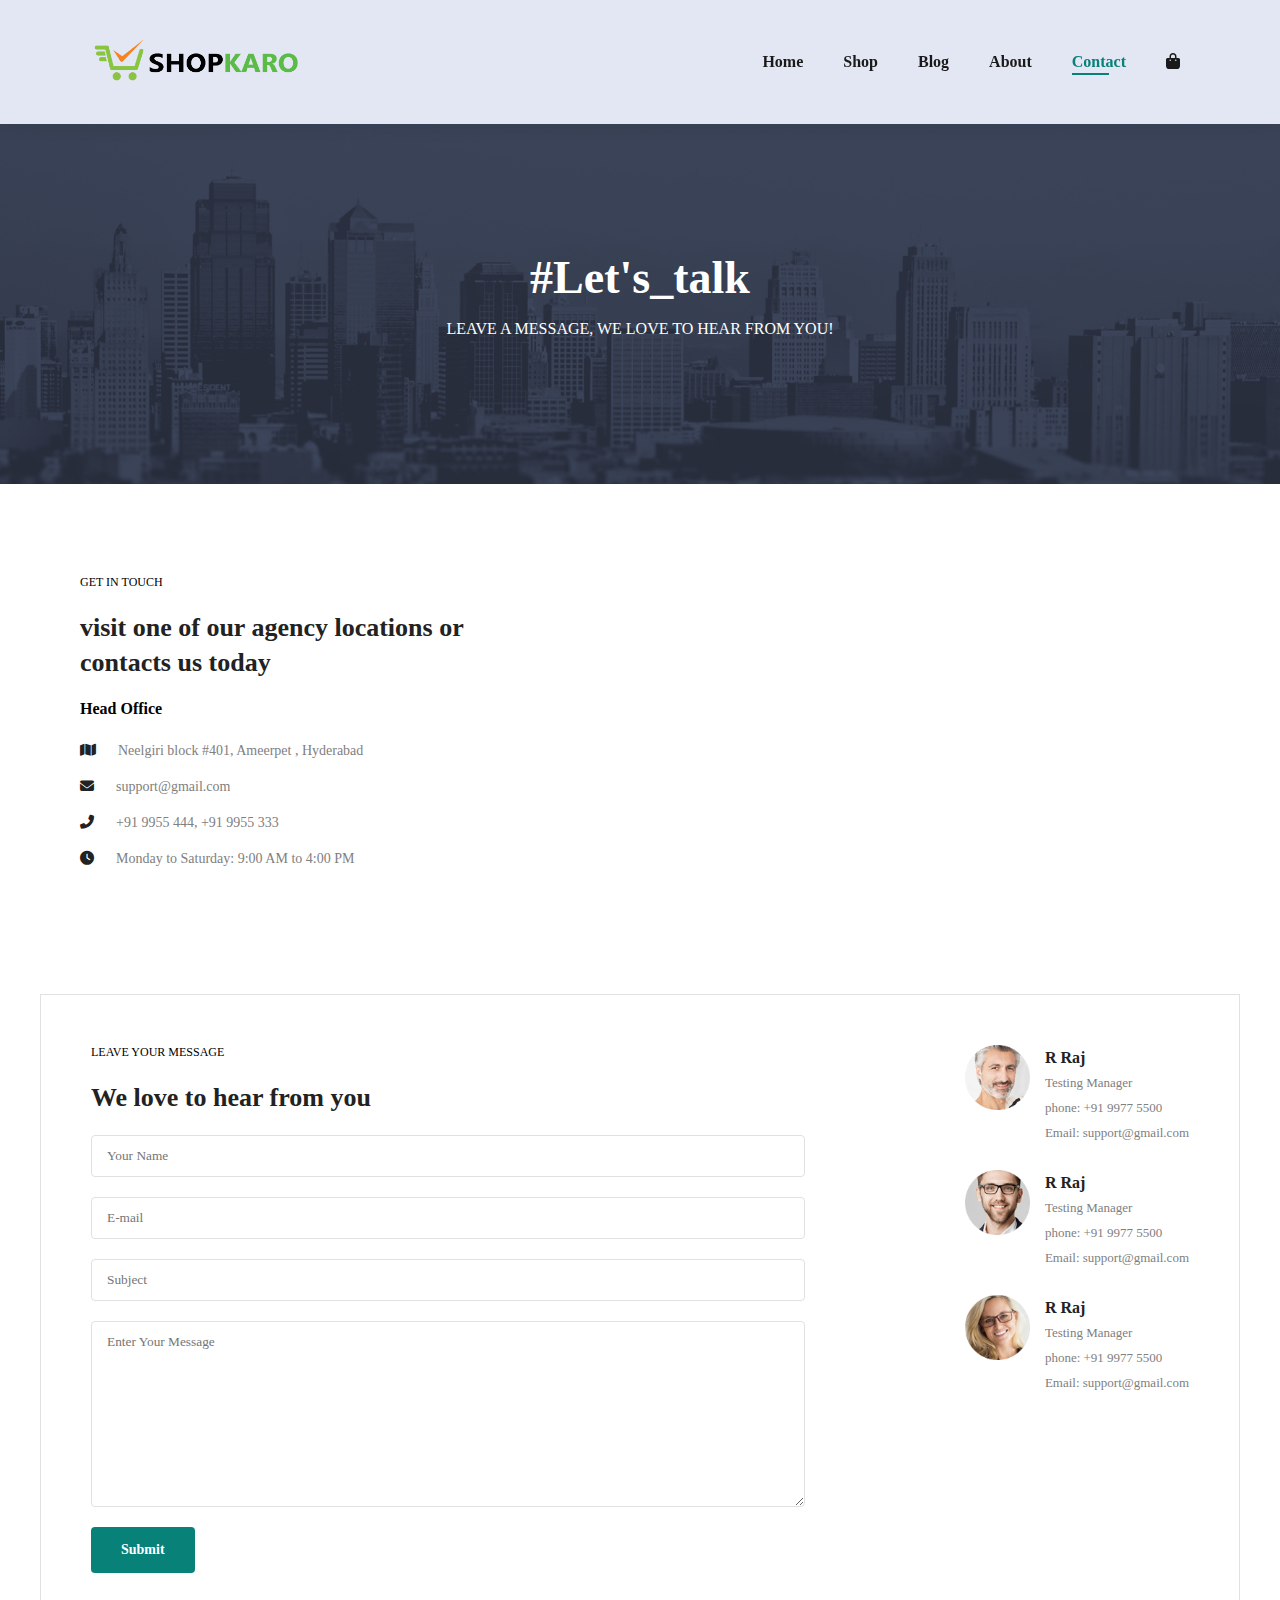
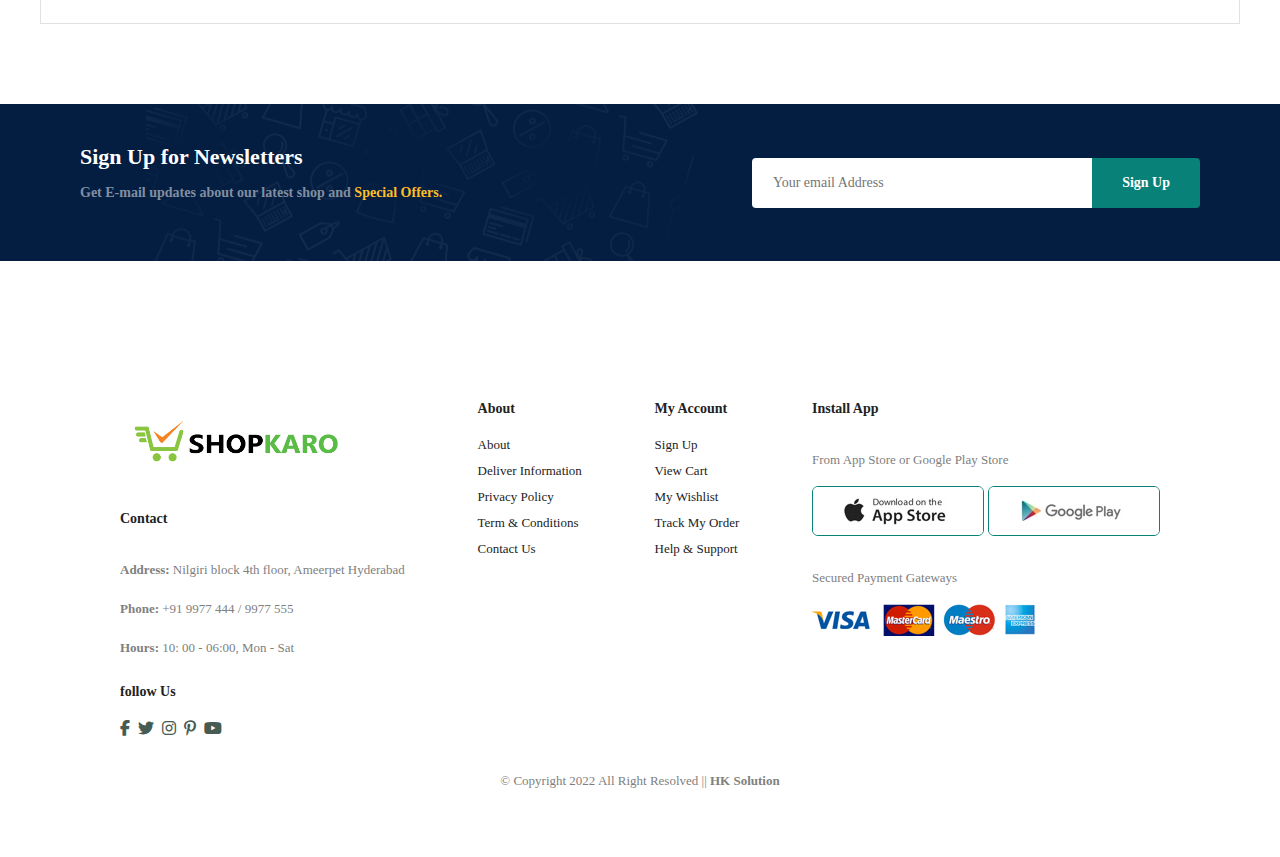
<file: contact.html>
<!DOCTYPE html>
<html lang="en">

<head>
    <meta charset="UTF-8">
    <meta http-equiv="X-UA-Compatible" content="IE=edge">
    <meta name="viewport" content="width=device-width, initial-scale=1.0">
    <title>Complete Responsive E-Commerce Website</title>
    <!-- main style (css) file -->
    <link rel="stylesheet" href="./css/style.css">
    <!-- Jquery CDN -->
    <script src="https://code.jquery.com/jquery-3.6.1.js"
        integrity="sha256-3zlB5s2uwoUzrXK3BT7AX3FyvojsraNFxCc2vC/7pNI=" crossorigin="anonymous"></script>
    <!-- font awesome -->
    <link rel="stylesheet" href="https://cdnjs.cloudflare.com/ajax/libs/font-awesome/6.2.0/css/all.min.css" />

</head>

<body>

    <section id="header">
        <a href=""><img src="/img/logo.png" alt="logo" class="logo"></a>
        <div class="menu">
            <ul id="navbar">
                <li><a href="index.html">Home</a></li>
                <li><a href="shop.html">Shop</a></li>
                <li><a href="blog.html">Blog</a></li>
                <li><a href="about.html">About</a></li>
                <li><a class="active" href="contact.html">Contact</a></li>
                <li class="lg_bag"><a href="cart.html"><i class="fa-solid fa-bag-shopping"></i></a></li>
                <a href="#"><i class="fas fa-times" id="close"></i></a>
            </ul>
        </div>
        <div class="menu_btn">
            <a href="cart.html"><i class="fa-solid fa-bag-shopping"></i></a>
            <i class="fas fa-outdent" id="bar"></i>
        </div>
    </section>

    <!-- page_header Section -->

    <section id="page_header" class="contact_header">
        <h2>#Let's_talk</h2>
        <p>LEAVE A MESSAGE, WE LOVE TO HEAR FROM YOU!</p>
    </section>

    <section id="con_details" class="section-p1">
        <div class="details">
            <span>GET IN TOUCH</span>
            <h2>visit one of our agency locations or contacts us today</h2>
            <h3>Head Office</h3>
            <li>
                <i class="fas fa-map"></i>
                <p>Neelgiri block #401, Ameerpet , Hyderabad</p>
            </li>
            <li>
                <i class="fas fa-envelope"></i>
                <p>support@gmail.com</p>
            </li>
            <li>
                <i class="fas fa-phone-alt"></i>
                <p>+91 9955 444, +91 9955 333</p>
            </li>
            <li>
                <i class="fas fa-clock"></i>
                <p>Monday to Saturday: 9:00 AM to 4:00 PM</p>
            </li>
        </div>
        <div class="map">
            <iframe
                src="https://www.google.com/maps/embed?pb=!1m18!1m12!1m3!1d19368.776102235403!2d78.43236769780205!3d17.439104605348007!2m3!1f0!2f0!3f0!3m2!1i1024!2i768!4f13.1!3m3!1m2!1s0x3bcb90c55bb43183%3A0x1abc135b23ee2703!2sAmeerpet%2C%20Hyderabad%2C%20Telangana!5e0!3m2!1sen!2sin!4v1664608306520!5m2!1sen!2sin"
                width="600" height="450" style="border:0;" allowfullscreen="" loading="lazy"
                referrerpolicy="no-referrer-when-downgrade"></iframe>
        </div>
    </section>


    <section id="form_details" class="section-p1">
        <form action="#">
            <span>LEAVE YOUR MESSAGE</span>
            <h2>We love to hear from you</h2>
            <input type="text" placeholder="Your Name">
            <input type="text" placeholder="E-mail">
            <input type="text" placeholder="Subject">
            <textarea name="msg" id="message" cols="30" rows="10" placeholder="Enter Your Message"></textarea>
            <button class="normal">Submit</button>
        </form>

        <div class="people">
            <div class="item">
                <img src="/img/people/1.png" alt="people">
                <p><span>R Raj</span> Testing Manager <br>phone: +91 9977 5500 <br> Email: support@gmail.com</p>
            </div>
            <div class="item">
                <img src="/img/people/2.png" alt="people">
                <p><span>R Raj</span> Testing Manager <br>phone: +91 9977 5500 <br> Email: support@gmail.com</p>
            </div>
            <div class="item">
                <img src="/img/people/3.png" alt="people">
                <p><span>R Raj</span> Testing Manager <br>phone: +91 9977 5500 <br> Email: support@gmail.com</p>
            </div>
        </div>

    </section>



    <!-- newsletter Section -->
    <section id="newsletter" class="section-p1 section-m1">
        <div class="newstext">
            <h4>Sign Up for Newsletters</h4>
            <p>Get E-mail updates about our latest shop and <span>Special Offers.</span></p>
        </div>
        <div class="form">
            <input type="text" placeholder="Your email Address">
            <button class="normal">Sign Up</button>
        </div>

    </section>

    <!-- footer Section -->

    <section id="footer" class="section-p1">
        <div class="col">
            <img src="/img/logo.png" alt="footer_logo" class="logo">
            <h4>Contact</h4>
            <p><strong>Address:</strong> Nilgiri block 4th floor, Ameerpet Hyderabad </p>
            <p><strong>Phone:</strong> +91 9977 444 / 9977 555 </p>
            <p><strong>Hours:</strong> 10: 00 - 06:00, Mon - Sat</p>
            <div class="follow">
                <h4>follow Us</h4>
                <div class="icons">
                    <i class="fab fa-facebook-f"></i>
                    <i class="fab fa-twitter"></i>
                    <i class="fab fa-instagram"></i>
                    <i class="fab fa-pinterest-p"></i>
                    <i class="fab fa-youtube"></i>
                </div>
            </div>
        </div>
        <div class="col">
            <h4>About</h4>
            <a href="#">About</a>
            <a href="#">Deliver Information</a>
            <a href="#">Privacy Policy</a>
            <a href="#">Term & Conditions</a>
            <a href="#">Contact Us</a>
        </div>
        <div class="col">
            <h4>My Account</h4>
            <a href="#">Sign Up</a>
            <a href="#">View Cart</a>
            <a href="#">My Wishlist</a>
            <a href="#">Track My Order</a>
            <a href="#">Help & Support</a>
        </div>

        <div class="col install">
            <h4>Install App</h4>
            <p>From App Store or Google Play Store</p>
            <div class="row">
                <img src="/img/pay/app.jpg" alt="">
                <img src="/img/pay/play.jpg" alt="">
            </div>
            <p>Secured Payment Gateways</p>
            <img src="/img/pay/pay.png" alt="">
        </div>

        <div class="copyright">
            <p> &copy; Copyright 2022 All Right Resolved || <strong>HK Solution</strong> </p>
        </div>
    </section>

    <!-- main js file -->
    <script src="./js/main.js"></script>
</body>

</html>
</file>
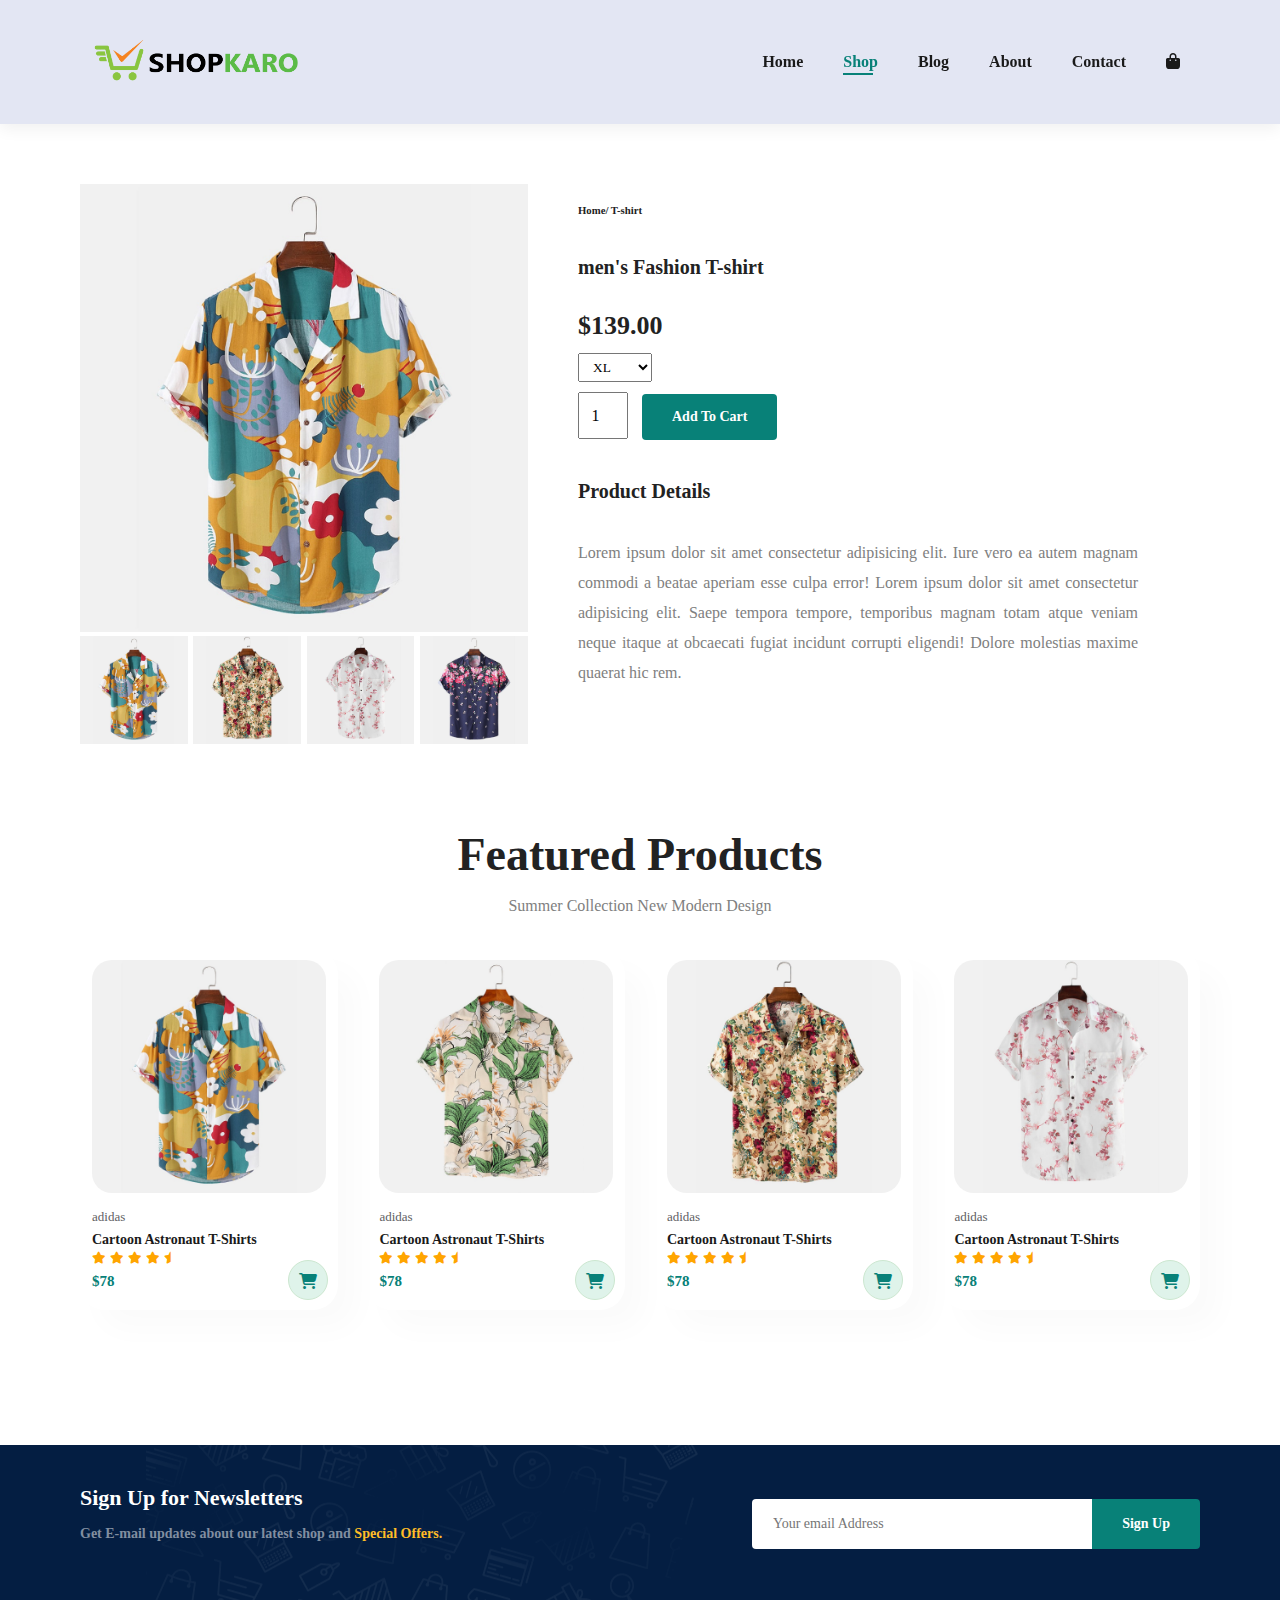
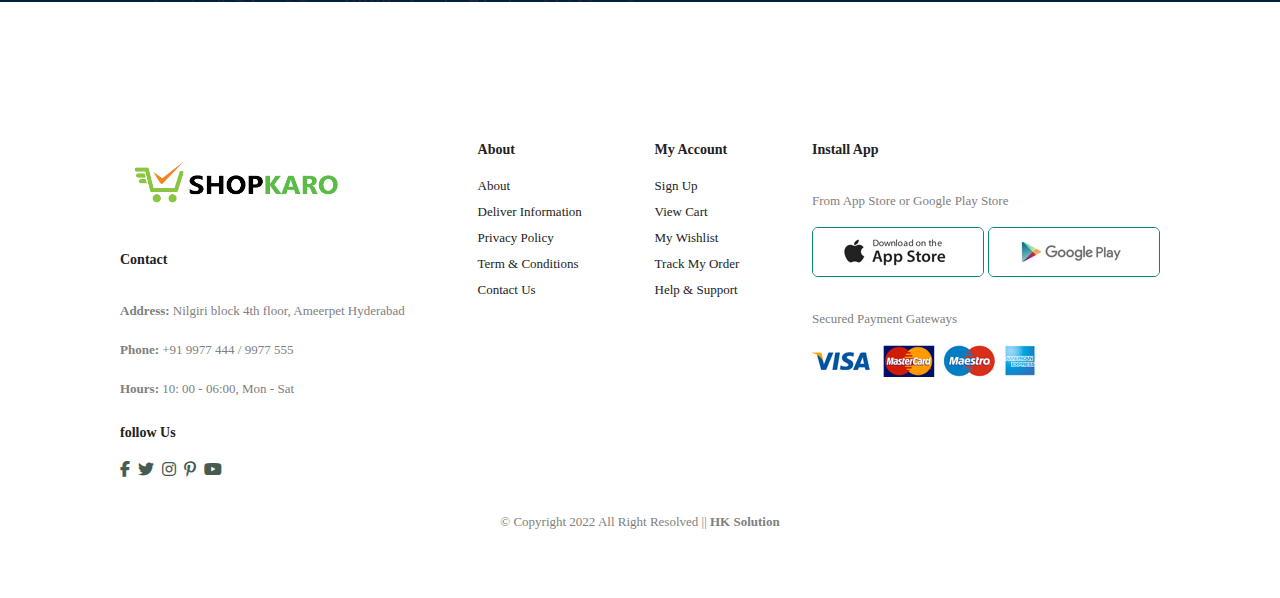
<file: product.html>
<!DOCTYPE html>
<html lang="en">

<head>
    <meta charset="UTF-8">
    <meta http-equiv="X-UA-Compatible" content="IE=edge">
    <meta name="viewport" content="width=device-width, initial-scale=1.0">
    <title>Complete Responsive E-Commerce Website</title>
    <!-- main style (css) file -->
    <link rel="stylesheet" href="./css/style.css">
    <!-- Jquery CDN -->
    <script src="https://code.jquery.com/jquery-3.6.1.js"
        integrity="sha256-3zlB5s2uwoUzrXK3BT7AX3FyvojsraNFxCc2vC/7pNI=" crossorigin="anonymous"></script>
    <!-- font awesome -->
    <link rel="stylesheet" href="https://cdnjs.cloudflare.com/ajax/libs/font-awesome/6.2.0/css/all.min.css" />

</head>

<body>

    <section id="header">
        <a href=""><img src="/img/logo.png" alt="logo" class="logo"></a>
        <div class="menu">
            <ul id="navbar">
                <li><a href="index.html">Home</a></li>
                <li><a class="active" href="shop.html">Shop</a></li>
                <li><a href="blog.html">Blog</a></li>
                <li><a href="about.html">About</a></li>
                <li><a href="contact.html">Contact</a></li>
                <li class="lg_bag"><a href="cart.html"><i class="fa-solid fa-bag-shopping"></i></a></li>
                <a href="#"><i class="fas fa-times" id="close"></i></a>
            </ul>
        </div>
        <div class="menu_btn">
            <a href="cart.html"><i class="fa-solid fa-bag-shopping"></i></a>
            <i class="fas fa-outdent" id="bar"></i>
        </div>
    </section>


    <section id="pro_details" class="section-p1">
        <div class="single_pro_img">
            <img src="/img/products/f1.jpg" width="100%" id="pro_img" alt="proImg">
            <div class="small_img_group">
                <div class="small_img_col">
                    <img src="/img/products/f1.jpg" width="100%" class="small_img" alt="">
                </div>
                <div class="small_img_col">
                    <img src="/img/products/f3.jpg" width="100%" class="small_img" alt="">
                </div>
                <div class="small_img_col">
                    <img src="/img/products/f4.jpg" width="100%" class="small_img" alt="">
                </div>
                <div class="small_img_col">
                    <img src="/img/products/f5.jpg" width="100%" class="small_img" alt="">
                </div>
            </div>
        </div>
        <div class="single_pro_details">
            <h6>Home/ T-shirt</h6>
            <h4>men's Fashion T-shirt</h4>
            <h2>$139.00</h2>
            <select name="size" id="pro_size">
                <option value="XL">XL</option>
                <option value="XXL">XXL</option>
                <option value="Small">Small</option>
                <option value="Large">Large</option>
            </select>
            <input type="number" value="1">
            <button class="normal">Add To Cart</button>
            <h4>Product Details</h4>
            <p>Lorem ipsum dolor sit amet consectetur adipisicing elit. Iure vero ea autem magnam commodi a beatae
                aperiam esse culpa error! Lorem ipsum dolor sit amet consectetur adipisicing elit. Saepe tempora
                tempore, temporibus magnam totam atque veniam neque itaque at obcaecati fugiat incidunt corrupti
                eligendi! Dolore molestias maxime quaerat hic rem.</p>
        </div>


        <script>
            let mainImg = document.getElementById('pro_img')
            let smallImg = document.getElementsByClassName('small_img')

            smallImg[0].onclick = function () {
                mainImg.src = smallImg[0].src;
            }
            smallImg[1].onclick = function () {
                mainImg.src = smallImg[1].src;
            }
            smallImg[2].onclick = function () {
                mainImg.src = smallImg[2].src;
            }
            smallImg[3].onclick = function () {
                mainImg.src = smallImg[3].src;
            }


        </script>
    </section>

    <!-- related product Section -->

    <section id="product1" class="section-p1">
        <h2>Featured Products</h2>
        <p>Summer Collection New Modern Design</p>
        <div class="pro_container">
            <div class="pro">
                <img src="/img/products/f1.jpg" alt="products">
                <div class="des">
                    <span>adidas</span>
                    <h5>Cartoon Astronaut T-Shirts</h5>
                    <div class="star">
                        <i class="fas fa-star"></i>
                        <i class="fas fa-star"></i>
                        <i class="fas fa-star"></i>
                        <i class="fas fa-star"></i>
                        <i class="fas fa-star-half"></i>
                    </div>
                    <h4>$78</h4>
                </div>
                <a href="#"><i class="fas fa-shopping-cart add_cart"></i></a>
            </div>
            <div class="pro">
                <img src="/img/products/f2.jpg" alt="products">
                <div class="des">
                    <span>adidas</span>
                    <h5>Cartoon Astronaut T-Shirts</h5>
                    <div class="star">
                        <i class="fas fa-star"></i>
                        <i class="fas fa-star"></i>
                        <i class="fas fa-star"></i>
                        <i class="fas fa-star"></i>
                        <i class="fas fa-star-half"></i>
                    </div>
                    <h4>$78</h4>
                </div>
                <a href="#"><i class="fas fa-shopping-cart add_cart"></i></a>
            </div>
            <div class="pro">
                <img src="/img/products/f3.jpg" alt="products">
                <div class="des">
                    <span>adidas</span>
                    <h5>Cartoon Astronaut T-Shirts</h5>
                    <div class="star">
                        <i class="fas fa-star"></i>
                        <i class="fas fa-star"></i>
                        <i class="fas fa-star"></i>
                        <i class="fas fa-star"></i>
                        <i class="fas fa-star-half"></i>
                    </div>
                    <h4>$78</h4>
                </div>
                <a href="#"><i class="fas fa-shopping-cart add_cart"></i></a>
            </div>
            <div class="pro">
                <img src="/img/products/f4.jpg" alt="products">
                <div class="des">
                    <span>adidas</span>
                    <h5>Cartoon Astronaut T-Shirts</h5>
                    <div class="star">
                        <i class="fas fa-star"></i>
                        <i class="fas fa-star"></i>
                        <i class="fas fa-star"></i>
                        <i class="fas fa-star"></i>
                        <i class="fas fa-star-half"></i>
                    </div>
                    <h4>$78</h4>
                </div>
                <a href="#"><i class="fas fa-shopping-cart add_cart"></i></a>
            </div>
        </div>

    </section>

    <!-- newsletter Section -->
    <section id="newsletter" class="section-p1 section-m1">
        <div class="newstext">
            <h4>Sign Up for Newsletters</h4>
            <p>Get E-mail updates about our latest shop and <span>Special Offers.</span></p>
        </div>
        <div class="form">
            <input type="text" placeholder="Your email Address">
            <button class="normal">Sign Up</button>
        </div>

    </section>

    <!-- footer Section -->
    <section id="footer" class="section-p1">
        <div class="col">
            <img src="/img/logo.png" alt="footer_logo" class="logo">
            <h4>Contact</h4>
            <p><strong>Address:</strong> Nilgiri block 4th floor, Ameerpet Hyderabad </p>
            <p><strong>Phone:</strong> +91 9977 444 / 9977 555 </p>
            <p><strong>Hours:</strong> 10: 00 - 06:00, Mon - Sat</p>
            <div class="follow">
                <h4>follow Us</h4>
                <div class="icons">
                    <i class="fab fa-facebook-f"></i>
                    <i class="fab fa-twitter"></i>
                    <i class="fab fa-instagram"></i>
                    <i class="fab fa-pinterest-p"></i>
                    <i class="fab fa-youtube"></i>
                </div>
            </div>
        </div>
        <div class="col">
            <h4>About</h4>
            <a href="#">About</a>
            <a href="#">Deliver Information</a>
            <a href="#">Privacy Policy</a>
            <a href="#">Term & Conditions</a>
            <a href="#">Contact Us</a>
        </div>
        <div class="col">
            <h4>My Account</h4>
            <a href="#">Sign Up</a>
            <a href="#">View Cart</a>
            <a href="#">My Wishlist</a>
            <a href="#">Track My Order</a>
            <a href="#">Help & Support</a>
        </div>

        <div class="col install">
            <h4>Install App</h4>
            <p>From App Store or Google Play Store</p>
            <div class="row">
                <img src="/img/pay/app.jpg" alt="">
                <img src="/img/pay/play.jpg" alt="">
            </div>
            <p>Secured Payment Gateways</p>
            <img src="/img/pay/pay.png" alt="">
        </div>

        <div class="copyright">
            <p> &copy; Copyright 2022 All Right Resolved || <strong>HK Solution</strong> </p>
        </div>
    </section>

    <!-- main js file -->
    <script src="./js/main.js"></script>
</body>

</html>
</file>
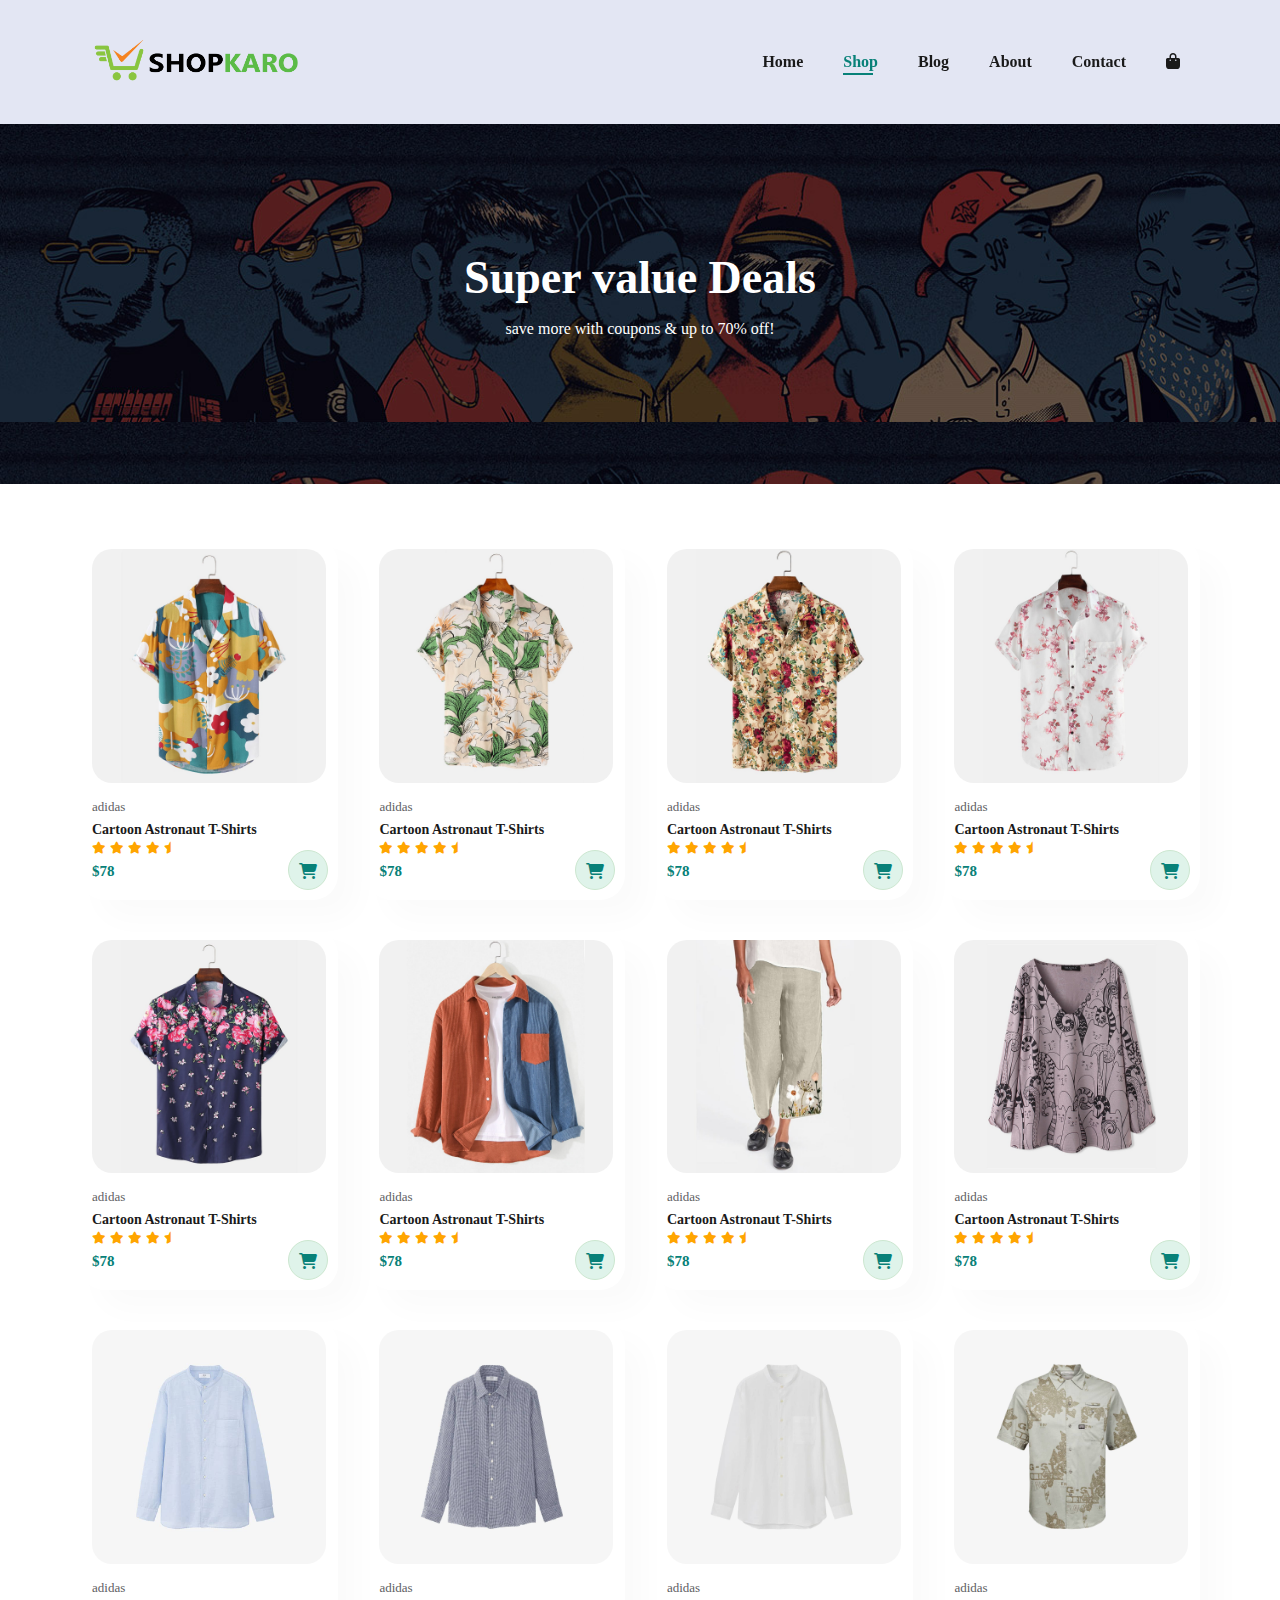
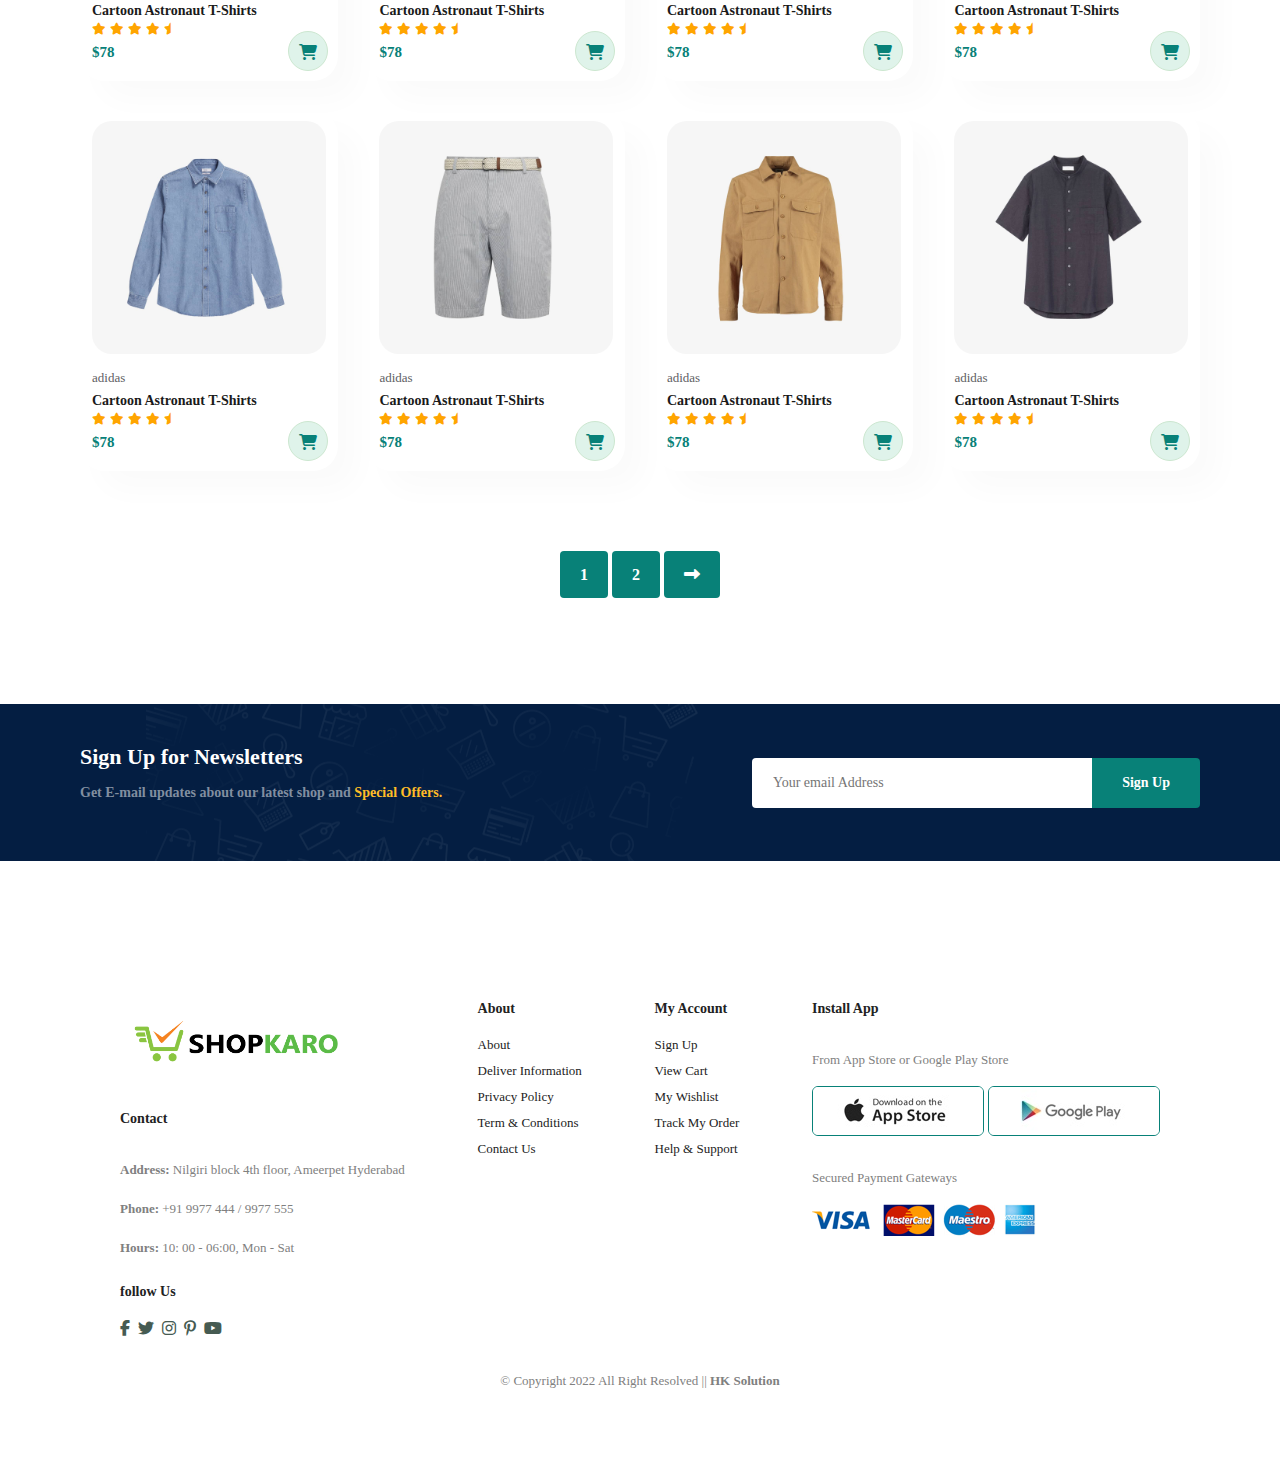
<file: shop.html>
<!DOCTYPE html>
<html lang="en">

<head>
    <meta charset="UTF-8">
    <meta http-equiv="X-UA-Compatible" content="IE=edge">
    <meta name="viewport" content="width=device-width, initial-scale=1.0">
    <title>Complete Responsive E-Commerce Website</title>
    <!-- main style (css) file -->
    <link rel="stylesheet" href="./css/style.css">
    <!-- Jquery CDN -->
    <script src="https://code.jquery.com/jquery-3.6.1.js"
        integrity="sha256-3zlB5s2uwoUzrXK3BT7AX3FyvojsraNFxCc2vC/7pNI=" crossorigin="anonymous"></script>
    <!-- font awesome -->
    <link rel="stylesheet" href="https://cdnjs.cloudflare.com/ajax/libs/font-awesome/6.2.0/css/all.min.css" />

</head>

<body>

    <section id="header">
        <a href=""><img src="/img/logo.png" alt="logo" class="logo"></a>
        <div class="menu">
            <ul id="navbar">
                <li><a href="index.html">Home</a></li>
                <li><a class="active" href="shop.html">Shop</a></li>
                <li><a href="blog.html">Blog</a></li>
                <li><a href="about.html">About</a></li>
                <li><a href="contact.html">Contact</a></li>
                <li class="lg_bag"><a href="cart.html"><i class="fa-solid fa-bag-shopping"></i></a></li>
                <a href="#"><i class="fas fa-times" id="close"></i></a>
            </ul>
        </div>
        <div class="menu_btn">
            <a href="cart.html"><i class="fa-solid fa-bag-shopping"></i></a>
            <i class="fas fa-outdent" id="bar"></i>
        </div>
    </section>

    <!-- page Header -->

    <section id="page_header">
        <h2>Super value Deals</h2>
        <p>save more with coupons & up to 70% off!</p>
    </section>


    <!-- Product1 Section -->

    <section id="product1" class="section-p1">
        <div class="pro_container">
            <div class="pro">
                <img src="/img/products/f1.jpg" alt="products">
                <div class="des">
                    <span>adidas</span>
                    <h5>Cartoon Astronaut T-Shirts</h5>
                    <div class="star">
                        <i class="fas fa-star"></i>
                        <i class="fas fa-star"></i>
                        <i class="fas fa-star"></i>
                        <i class="fas fa-star"></i>
                        <i class="fas fa-star-half"></i>
                    </div>
                    <h4>$78</h4>
                </div>
                <a href="#"><i class="fas fa-shopping-cart add_cart"></i></a>
            </div>
            <div class="pro">
                <img src="/img/products/f2.jpg" alt="products">
                <div class="des">
                    <span>adidas</span>
                    <h5>Cartoon Astronaut T-Shirts</h5>
                    <div class="star">
                        <i class="fas fa-star"></i>
                        <i class="fas fa-star"></i>
                        <i class="fas fa-star"></i>
                        <i class="fas fa-star"></i>
                        <i class="fas fa-star-half"></i>
                    </div>
                    <h4>$78</h4>
                </div>
                <a href="#"><i class="fas fa-shopping-cart add_cart"></i></a>
            </div>
            <div class="pro">
                <img src="/img/products/f3.jpg" alt="products">
                <div class="des">
                    <span>adidas</span>
                    <h5>Cartoon Astronaut T-Shirts</h5>
                    <div class="star">
                        <i class="fas fa-star"></i>
                        <i class="fas fa-star"></i>
                        <i class="fas fa-star"></i>
                        <i class="fas fa-star"></i>
                        <i class="fas fa-star-half"></i>
                    </div>
                    <h4>$78</h4>
                </div>
                <a href="#"><i class="fas fa-shopping-cart add_cart"></i></a>
            </div>
            <div class="pro">
                <img src="/img/products/f4.jpg" alt="products">
                <div class="des">
                    <span>adidas</span>
                    <h5>Cartoon Astronaut T-Shirts</h5>
                    <div class="star">
                        <i class="fas fa-star"></i>
                        <i class="fas fa-star"></i>
                        <i class="fas fa-star"></i>
                        <i class="fas fa-star"></i>
                        <i class="fas fa-star-half"></i>
                    </div>
                    <h4>$78</h4>
                </div>
                <a href="#"><i class="fas fa-shopping-cart add_cart"></i></a>
            </div>
            <div class="pro">
                <img src="/img/products/f5.jpg" alt="products">
                <div class="des">
                    <span>adidas</span>
                    <h5>Cartoon Astronaut T-Shirts</h5>
                    <div class="star">
                        <i class="fas fa-star"></i>
                        <i class="fas fa-star"></i>
                        <i class="fas fa-star"></i>
                        <i class="fas fa-star"></i>
                        <i class="fas fa-star-half"></i>
                    </div>
                    <h4>$78</h4>
                </div>
                <a href="#"><i class="fas fa-shopping-cart add_cart"></i></a>
            </div>
            <div class="pro">
                <img src="/img/products/f6.jpg" alt="products">
                <div class="des">
                    <span>adidas</span>
                    <h5>Cartoon Astronaut T-Shirts</h5>
                    <div class="star">
                        <i class="fas fa-star"></i>
                        <i class="fas fa-star"></i>
                        <i class="fas fa-star"></i>
                        <i class="fas fa-star"></i>
                        <i class="fas fa-star-half"></i>
                    </div>
                    <h4>$78</h4>
                </div>
                <a href="#"><i class="fas fa-shopping-cart add_cart"></i></a>
            </div>
            <div class="pro">
                <img src="/img/products/f7.jpg" alt="products">
                <div class="des">
                    <span>adidas</span>
                    <h5>Cartoon Astronaut T-Shirts</h5>
                    <div class="star">
                        <i class="fas fa-star"></i>
                        <i class="fas fa-star"></i>
                        <i class="fas fa-star"></i>
                        <i class="fas fa-star"></i>
                        <i class="fas fa-star-half"></i>
                    </div>
                    <h4>$78</h4>
                </div>
                <a href="#"><i class="fas fa-shopping-cart add_cart"></i></a>
            </div>
            <div class="pro">
                <img src="/img/products/f8.jpg" alt="products">
                <div class="des">
                    <span>adidas</span>
                    <h5>Cartoon Astronaut T-Shirts</h5>
                    <div class="star">
                        <i class="fas fa-star"></i>
                        <i class="fas fa-star"></i>
                        <i class="fas fa-star"></i>
                        <i class="fas fa-star"></i>
                        <i class="fas fa-star-half"></i>
                    </div>
                    <h4>$78</h4>
                </div>
                <a href="#"><i class="fas fa-shopping-cart add_cart"></i></a>
            </div>

            <div class="pro">
                <img src="/img/products/n1.jpg" alt="products">
                <div class="des">
                    <span>adidas</span>
                    <h5>Cartoon Astronaut T-Shirts</h5>
                    <div class="star">
                        <i class="fas fa-star"></i>
                        <i class="fas fa-star"></i>
                        <i class="fas fa-star"></i>
                        <i class="fas fa-star"></i>
                        <i class="fas fa-star-half"></i>
                    </div>
                    <h4>$78</h4>
                </div>
                <a href="#"><i class="fas fa-shopping-cart add_cart"></i></a>
            </div>
            <div class="pro">
                <img src="/img/products/n2.jpg" alt="products">
                <div class="des">
                    <span>adidas</span>
                    <h5>Cartoon Astronaut T-Shirts</h5>
                    <div class="star">
                        <i class="fas fa-star"></i>
                        <i class="fas fa-star"></i>
                        <i class="fas fa-star"></i>
                        <i class="fas fa-star"></i>
                        <i class="fas fa-star-half"></i>
                    </div>
                    <h4>$78</h4>
                </div>
                <a href="#"><i class="fas fa-shopping-cart add_cart"></i></a>
            </div>
            <div class="pro">
                <img src="/img/products/n3.jpg" alt="products">
                <div class="des">
                    <span>adidas</span>
                    <h5>Cartoon Astronaut T-Shirts</h5>
                    <div class="star">
                        <i class="fas fa-star"></i>
                        <i class="fas fa-star"></i>
                        <i class="fas fa-star"></i>
                        <i class="fas fa-star"></i>
                        <i class="fas fa-star-half"></i>
                    </div>
                    <h4>$78</h4>
                </div>
                <a href="#"><i class="fas fa-shopping-cart add_cart"></i></a>
            </div>
            <div class="pro">
                <img src="/img/products/n4.jpg" alt="products">
                <div class="des">
                    <span>adidas</span>
                    <h5>Cartoon Astronaut T-Shirts</h5>
                    <div class="star">
                        <i class="fas fa-star"></i>
                        <i class="fas fa-star"></i>
                        <i class="fas fa-star"></i>
                        <i class="fas fa-star"></i>
                        <i class="fas fa-star-half"></i>
                    </div>
                    <h4>$78</h4>
                </div>
                <a href="#"><i class="fas fa-shopping-cart add_cart"></i></a>
            </div>
            <div class="pro">
                <img src="/img/products/n5.jpg" alt="products">
                <div class="des">
                    <span>adidas</span>
                    <h5>Cartoon Astronaut T-Shirts</h5>
                    <div class="star">
                        <i class="fas fa-star"></i>
                        <i class="fas fa-star"></i>
                        <i class="fas fa-star"></i>
                        <i class="fas fa-star"></i>
                        <i class="fas fa-star-half"></i>
                    </div>
                    <h4>$78</h4>
                </div>
                <a href="#"><i class="fas fa-shopping-cart add_cart"></i></a>
            </div>
            <div class="pro">
                <img src="/img/products/n6.jpg" alt="products">
                <div class="des">
                    <span>adidas</span>
                    <h5>Cartoon Astronaut T-Shirts</h5>
                    <div class="star">
                        <i class="fas fa-star"></i>
                        <i class="fas fa-star"></i>
                        <i class="fas fa-star"></i>
                        <i class="fas fa-star"></i>
                        <i class="fas fa-star-half"></i>
                    </div>
                    <h4>$78</h4>
                </div>
                <a href="#"><i class="fas fa-shopping-cart add_cart"></i></a>
            </div>
            <div class="pro">
                <img src="/img/products/n7.jpg" alt="products">
                <div class="des">
                    <span>adidas</span>
                    <h5>Cartoon Astronaut T-Shirts</h5>
                    <div class="star">
                        <i class="fas fa-star"></i>
                        <i class="fas fa-star"></i>
                        <i class="fas fa-star"></i>
                        <i class="fas fa-star"></i>
                        <i class="fas fa-star-half"></i>
                    </div>
                    <h4>$78</h4>
                </div>
                <a href="#"><i class="fas fa-shopping-cart add_cart"></i></a>
            </div>
            <div class="pro">
                <img src="/img/products/n8.jpg" alt="products">
                <div class="des">
                    <span>adidas</span>
                    <h5>Cartoon Astronaut T-Shirts</h5>
                    <div class="star">
                        <i class="fas fa-star"></i>
                        <i class="fas fa-star"></i>
                        <i class="fas fa-star"></i>
                        <i class="fas fa-star"></i>
                        <i class="fas fa-star-half"></i>
                    </div>
                    <h4>$78</h4>
                </div>
                <a href="#"><i class="fas fa-shopping-cart add_cart"></i></a>
            </div>

        </div>

    </section>

    <section id="pagination" class="section-p1">
        <a href="#">1</a>
        <a href="#">2</a>
        <a href="#"><i class="fa fa-long-arrow-alt-right"></i></a>
    </section>


    <!-- newsletter Section -->
    <section id="newsletter" class="section-p1 section-m1">
        <div class="newstext">
            <h4>Sign Up for Newsletters</h4>
            <p>Get E-mail updates about our latest shop and <span>Special Offers.</span></p>
        </div>
        <div class="form">
            <input type="text" placeholder="Your email Address">
            <button class="normal">Sign Up</button>
        </div>

    </section>

    <!-- footer Section -->
    <section id="footer" class="section-p1">
        <div class="col">
            <img src="/img/logo.png" alt="footer_logo" class="logo">
            <h4>Contact</h4>
            <p><strong>Address:</strong> Nilgiri block 4th floor, Ameerpet Hyderabad </p>
            <p><strong>Phone:</strong> +91 9977 444 / 9977 555 </p>
            <p><strong>Hours:</strong> 10: 00 - 06:00, Mon - Sat</p>
            <div class="follow">
                <h4>follow Us</h4>
                <div class="icons">
                    <i class="fab fa-facebook-f"></i>
                    <i class="fab fa-twitter"></i>
                    <i class="fab fa-instagram"></i>
                    <i class="fab fa-pinterest-p"></i>
                    <i class="fab fa-youtube"></i>
                </div>
            </div>
        </div>
        <div class="col">
            <h4>About</h4>
            <a href="#">About</a>
            <a href="#">Deliver Information</a>
            <a href="#">Privacy Policy</a>
            <a href="#">Term & Conditions</a>
            <a href="#">Contact Us</a>
        </div>
        <div class="col">
            <h4>My Account</h4>
            <a href="#">Sign Up</a>
            <a href="#">View Cart</a>
            <a href="#">My Wishlist</a>
            <a href="#">Track My Order</a>
            <a href="#">Help & Support</a>
        </div>

        <div class="col install">
            <h4>Install App</h4>
            <p>From App Store or Google Play Store</p>
            <div class="row">
                <img src="/img/pay/app.jpg" alt="">
                <img src="/img/pay/play.jpg" alt="">
            </div>
            <p>Secured Payment Gateways</p>
            <img src="/img/pay/pay.png" alt="">
        </div>

        <div class="copyright">
            <p> &copy; Copyright 2022 All Right Resolved || <strong>HK Solution</strong> </p>
        </div>
    </section>

    <!-- main js file -->
    <script src="./js/main.js"></script>
</body>

</html>
</file>
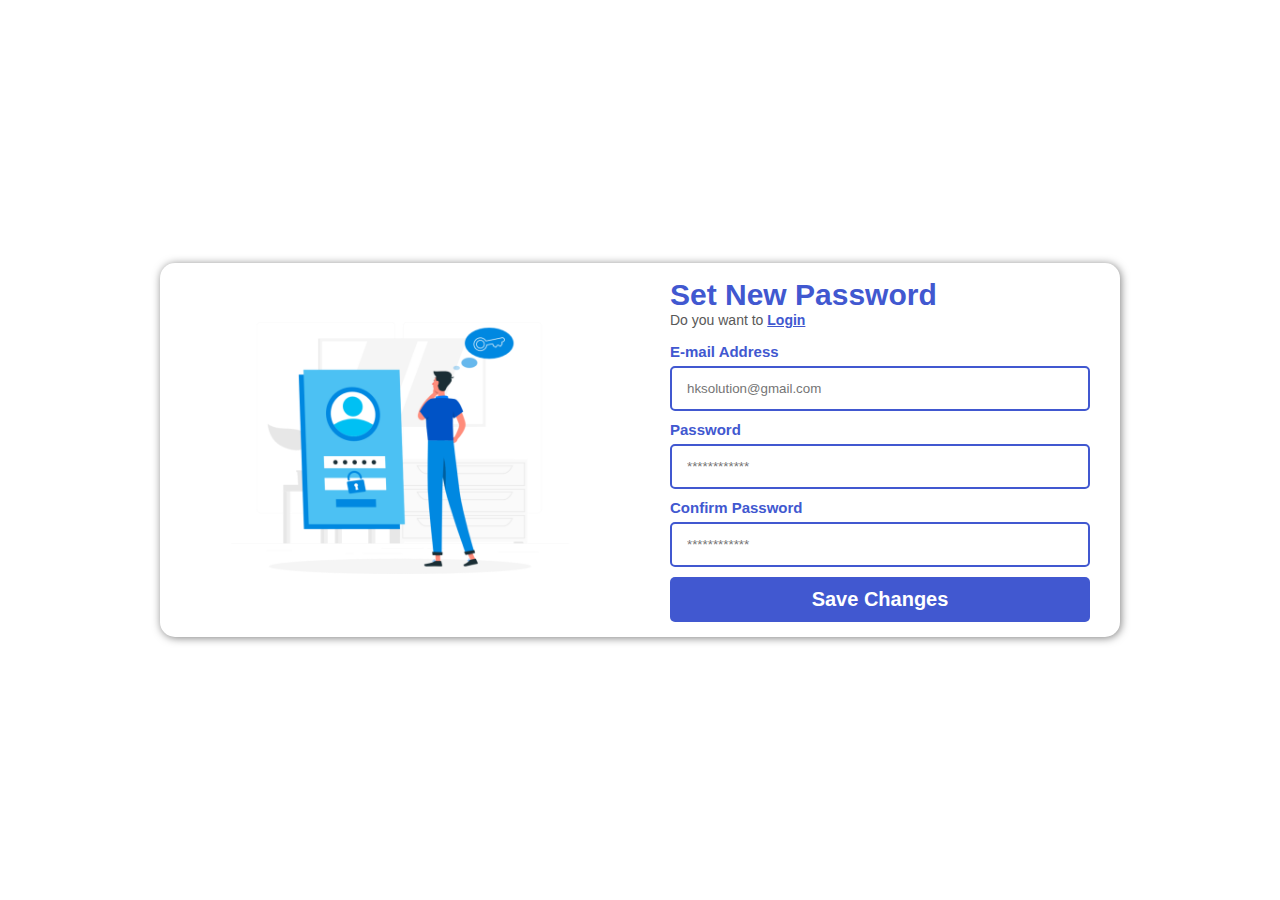
<file: logIn/forgetPassword.html>
<!DOCTYPE html>
<html lang="en">

<head>
    <meta charset="UTF-8">
    <meta http-equiv="X-UA-Compatible" content="IE=edge">
    <meta name="viewport" content="width=device-width, initial-scale=1.0">
    <title>Forget Password</title>
    <link rel="stylesheet" href="style.css">
    <!-- Font Awesome -->
    <link rel="stylesheet" href="https://cdnjs.cloudflare.com/ajax/libs/font-awesome/6.2.0/css/all.min.css"
        integrity="sha512-xh6O/CkQoPOWDdYTDqeRdPCVd1SpvCA9XXcUnZS2FmJNp1coAFzvtCN9BmamE+4aHK8yyUHUSCcJHgXloTyT2A=="
        crossorigin="anonymous" referrerpolicy="no-referrer" />
</head>

<body>
    <div class="wrapper">
        <!-- left box  -->
        <div class="left_div">
            <img src="images/password.png" alt="image">
        </div>

        <!-- left box  -->
        <div class="right_div">
            <form action="#">
                <h1>Set New Password</h1>
                <p>Do you want to <span><a href="logIn.html">Login</a></span></p>
                <div class="form_items">
                    <label for="email">E-mail Address</label>
                    <input type="email" name="email" placeholder="hksolution@gmail.com" required>
                    <label for="password">Password</label>
                    <input type="password" name="password" placeholder="************" required>
                    <label for="confirmPassword">Confirm Password</label>
                    <input type="password" name="password" placeholder="************" required>
                    <button class="submit" name="submit">Save Changes</button>
                </div>
            </form>
        </div>
    </div>
</body>

</html>
</file>
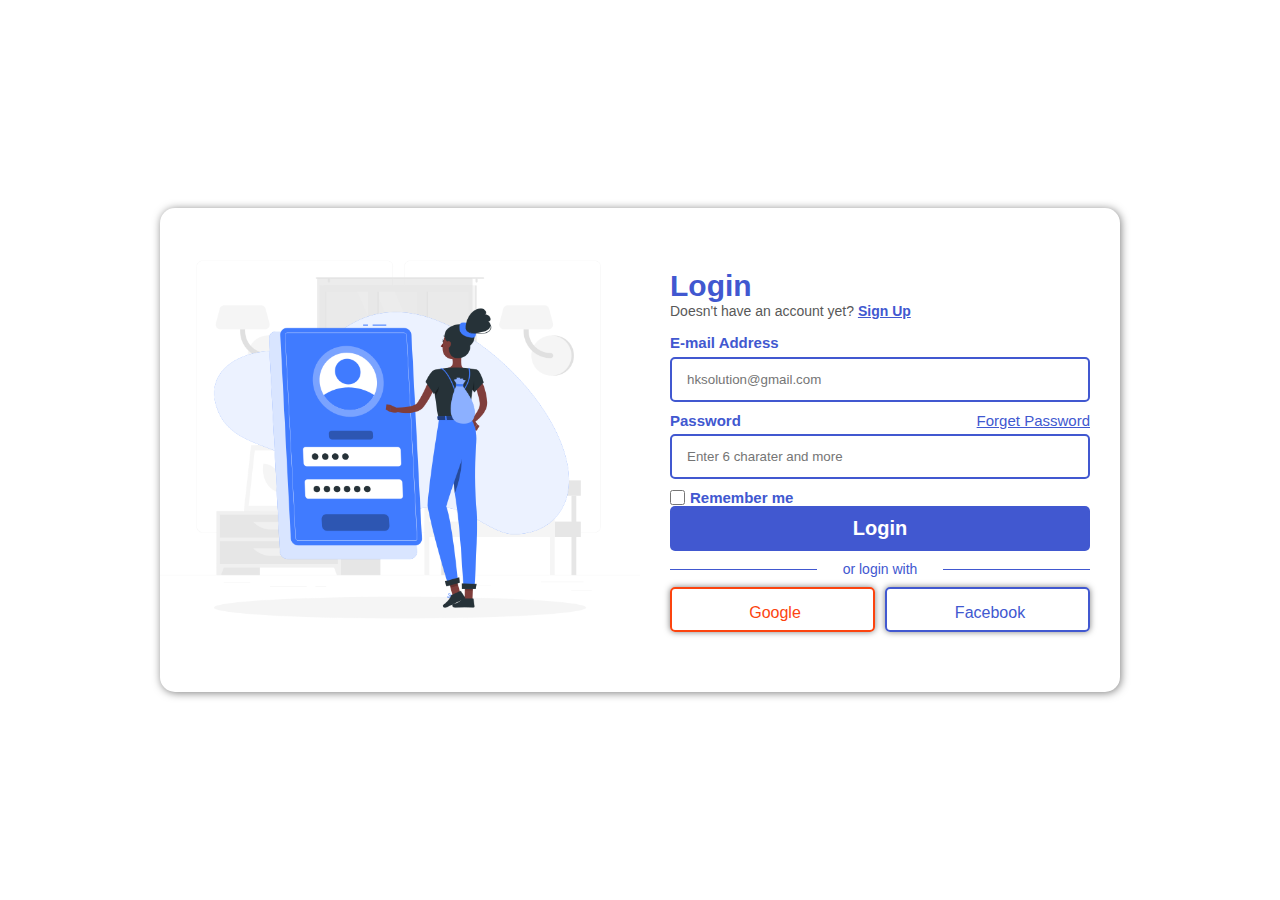
<file: logIn/logIn.html>
<!DOCTYPE html>
<html lang="en">

<head>
    <meta charset="UTF-8">
    <meta http-equiv="X-UA-Compatible" content="IE=edge">
    <meta name="viewport" content="width=device-width, initial-scale=1.0">
    <title>Login</title>
    <link rel="stylesheet" href="style.css">
    <link rel="stylesheet" href="https://cdnjs.cloudflare.com/ajax/libs/font-awesome/6.2.0/css/all.min.css"
        integrity="sha512-xh6O/CkQoPOWDdYTDqeRdPCVd1SpvCA9XXcUnZS2FmJNp1coAFzvtCN9BmamE+4aHK8yyUHUSCcJHgXloTyT2A=="
        crossorigin="anonymous" referrerpolicy="no-referrer" />
</head>

<body>
    <div class="wrapper">
        <!-- left box  -->
        <div class="left_div">
            <img src="images/log.png" alt="image">
        </div>

        <!-- left box  -->
        <div class="right_div">
            <form action="#">
                <h1>Login</h1>
                <p>Doesn't have an account yet? <span><a href="signUp.html">Sign Up</a></span></p>

                <div class="form_items">
                    <label for="email">E-mail Address</label>
                    <input type="email" name="email" placeholder="hksolution@gmail.com" required>

                    <div class="pass">
                        <label for="password">Password</label>
                        <a href="forgetPassword.html">Forget Password</a>
                    </div>
                    <input type="password" name="password" placeholder="Enter 6 charater and more" required>

                    <div class="checkbox">
                        <input type="checkbox"> <label for="checkbox">Remember me</label>
                    </div>

                    <button class="submit" name="submit">Login</button>
                </div>
            </form>
            <p class="loginWith"> <span>or login with</span></p>
            <div class="other_opt">
                <a href="#" class="google"> <i class="fa-brands fa-square-google-plus"></i> Google</a>
                <a href="#" class="facebook"> <i class="fa-brands fa-square-facebook"></i> Facebook</a>
            </div>
        </div>
    </div>
</body>

</html>
</file>
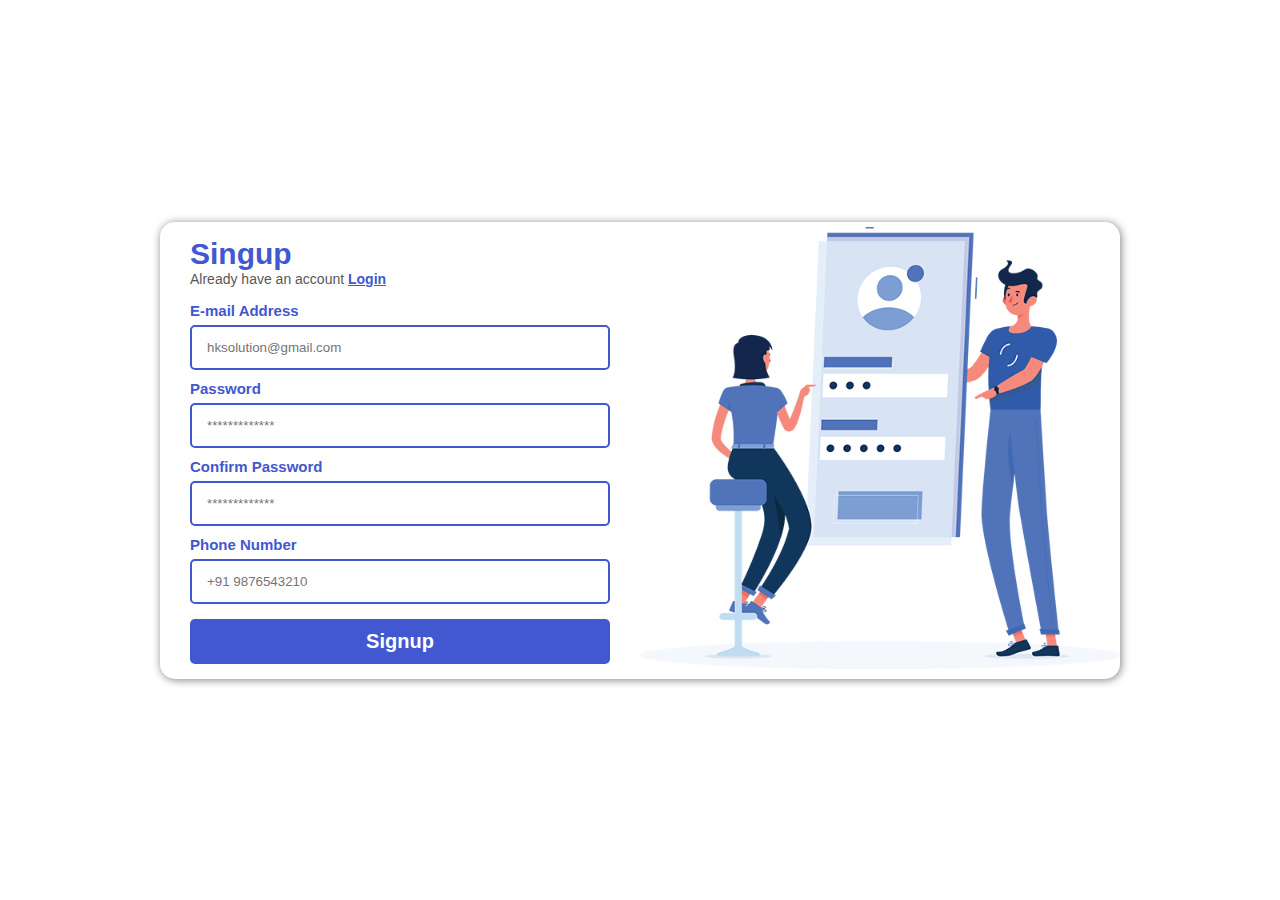
<file: logIn/signUp.html>
<!DOCTYPE html>
<html lang="en">

<head>
    <meta charset="UTF-8">
    <meta http-equiv="X-UA-Compatible" content="IE=edge">
    <meta name="viewport" content="width=device-width, initial-scale=1.0">
    <title>Sign Up</title>
    <link rel="stylesheet" href="style.css">
    <link rel="stylesheet" href="https://cdnjs.cloudflare.com/ajax/libs/font-awesome/6.2.0/css/all.min.css"
        integrity="sha512-xh6O/CkQoPOWDdYTDqeRdPCVd1SpvCA9XXcUnZS2FmJNp1coAFzvtCN9BmamE+4aHK8yyUHUSCcJHgXloTyT2A=="
        crossorigin="anonymous" referrerpolicy="no-referrer" />
</head>

<body>
    <div class="wrapper">

        <!-- left box  -->
        <div class="right_div">
            <form action="#">
                <h1>Singup</h1>
                <p>Already have an account <span><a href="logIn.html">Login</a></span> </p>

                <div class="form_items">
                    <label for="email">E-mail Address</label>
                    <input type="email" name="email" placeholder="hksolution@gmail.com" required>

                    <label for="password">Password</label>
                    <input type="password" name="password" placeholder="*************" required>

                    <label for="confirmPassword">Confirm Password</label>
                    <input type="password" name="password" placeholder="*************" required>

                    <label for="mobile">Phone Number</label>
                    <input type="text" name="mobile" placeholder="+91 9876543210" required>

                    <button class="submit" name="submit">Signup</button>
                </div>
            </form>
        </div>

        <!-- right box  -->
        <div class="left_div">
            <img src="images/signup.png" alt="image">
        </div>
    </div>
</body>

</html>
</file>
<file: css/style.css>
* {
    padding: 0;
    margin: 0;
    box-sizing: border-box;
    font-family: "Poppins";
    font-family: "Montserrat";
    /* font-family: "Spartan"; */
}

h1 {
    font-size: 50px;
    line-height: 64px;
    color: #222;
}

h2 {
    font-size: 46px;
    line-height: 54px;
    color: #222;
}

h4 {
    font-size: 20px;
    color: #222;
}

h6 {
    font-weight: 700;
    color: #222;
}

p {
    font-size: 16px;
    color: gray;
    margin: 15px 0 20px 0;
}

button.normal {
    font-size: 14px;
    font-weight: 600;
    padding: 15px 30px;
    border: none;
    outline: none;
    background: #FFF;
    color: #000;
    border-radius: 4px;
    transition: 0.2s ease;
}

button.white {
    font-size: 13px;
    font-weight: 600;
    padding: 11px 18px;
    outline: none;
    border: 1px solid #fff;
    background: transparent;
    color: #FFF;
    cursor: pointer;
    transition: 0.2s ease;
}

.section-p1 {
    padding: 40px 80px;
}

.section-m1 {
    margin: 80px 0;
}

body {
    width: 100%;
}


/* Header Section */
#header {
    display: flex;
    align-items: center;
    justify-content: space-between;
    background: #E3E6F3;
    padding: 20px 80px;
    box-shadow: 0 5px 15px rgba(0, 0, 0, 0.06);
    position: sticky;
    top: 0;
    left: 0;
    z-index: 99;
}

.logo {
    width: auto;
    height: 80px;
}

#navbar {
    display: flex;
    align-items: center;
    justify-content: center;
}

.menu_btn {
    display: none;
    align-content: center;
}

#close {
    display: none;
}

#navbar li {
    list-style: none;
    padding: 0 20px;
    position: relative;

}

#navbar li a {
    text-decoration: none;
    font-size: 16px;
    font-weight: 600;
    color: #1a1a1a;
    transition: 0.3s ease;
}

#navbar li a:hover,
#navbar li a.active {
    color: #088178;
}

#navbar li a::after {
    content: "";
    width: 0%;
    height: 2px;
    background: #088178;
    position: absolute;
    bottom: -4px;
    left: 20px;
    transition: 0.3s ease;
}

#navbar li a.active::after,
#navbar li a:hover::after {
    width: 40%;
}

/* Hero Section */

#hero {
    background-image: url("/img/hero4.png");
    height: 90vh;
    width: 100%;
    background-size: cover;
    background-position: top 25% right 0;
    padding: 0 80px;
    display: flex;
    flex-direction: column;
    align-items: flex-start;
    justify-content: center;
}

#hero h2 {
    padding-bottom: 15px;
}

#hero h1 {
    color: #088178;
}

#hero button {
    background-image: url(/img/button.png);
    background-color: transparent;
    padding: 14px 80px 14px 65px;
    border: none;
    color: #088178;
}

/* Feature section */
#feature {
    display: flex;
    flex-wrap: wrap;
    justify-content: space-between;
    align-items: center;
    padding: 20px 80px;
}

#feature .fe-box {
    width: 180px;
    text-align: center;
    padding: 25px 15px;
    box-shadow: 20px 20px 34px rgba(0, 0, 0, 0.04);
    border: 1px solid #cce7d0;
    border-radius: 5px;
    margin: 15px 0;
}

#feature .fe-box:hover {
    box-shadow: 10px 10px 40px rgba(70, 62, 221, 0.01);
}

#feature .fe-box img {
    width: 100%;
    margin-bottom: 10px;
}

#feature .fe-box h6 {
    display: inline-block;
    padding: 9px 8px 6px 8px;
    line-height: 1;
    border-radius: 4px;
    color: #088178;
    background-color: #fddde4;
}

#feature .fe-box:nth-child(2) h6 {
    background-color: #fddde4;
}

#feature .fe-box:nth-child(3) h6 {
    background-color: #d1e8f2;
}

#feature .fe-box:nth-child(4) h6 {
    background-color: #cdd4f8;
}

#feature .fe-box:nth-child(5) h6 {
    background-color: #f6dbf6;
}

#feature .fe-box:nth-child(6) h6 {
    background-color: #fff2e5;
}

/* Product features section */

#product1 {
    text-align: center;
}

#product1 .pro_container {
    display: flex;
    justify-content: space-between;
    align-items: center;
    flex-wrap: wrap;
}

#product1 .pro {
    width: 23%;
    min-width: 250px;
    padding: 10px 12px;
    border-radius: 25px;
    cursor: pointer;
    box-shadow: 20px 20px 30px rgba(0, 0, 0, 0.02);
    margin: 15px 0;
    transition: 0.2s ease;
    position: relative;
}

#product1 .pro:hover {
    box-shadow: 20px 20px 30px rgba(0, 0, 0, 0.06);
}

#product1 .pro img {
    width: 100%;
    border-radius: 20px;
}

#product1 .pro .des {
    text-align: start;
    padding: 10px 0;
}

#product1 .pro .des span {
    color: #606063;
    font-size: 13px;
}

#product1 .pro .des h5 {
    padding-top: 7px;
    color: #1a1a1a;
    font-size: 14px;
}

#product1 .pro .des i {
    font-size: 12px;
    color: orange;
}

#product1 .pro .des h4 {
    padding-top: 7px;
    font-size: 15px;
    font-weight: 700;
    color: #088178;
}

#product1 .pro .add_cart {
    width: 40px;
    height: 40px;
    background-color: #b3e1cc6a;
    color: #088178;
    line-height: 40px;
    border-radius: 50px;
    border: 1px solid #cce7d0;
    position: absolute;
    bottom: 10px;
    right: 10px;
}

/* Banner Section */

#banner {
    display: flex;
    flex-direction: column;
    align-items: center;
    justify-content: center;
    text-align: center;
    background-image: url('/img/banner/b2.jpg');
    background-size: cover;
    background-position: center;
    width: 100%;
    height: 40vh;
}

#banner h4 {
    color: #fff;
    font-size: 16px;
}

#banner h2 {
    color: #fff;
    font-size: 30px;
    padding: 10px 0;
}

#banner h2 span {
    color: #ef3639;
}

#banner button:hover {
    background: #088178;
    color: #fff;
}

/* sm-banner section */

#sm_banner {
    display: flex;
    justify-content: space-between;
    flex-wrap: wrap;
}

#sm_banner .banner_box {
    display: flex;
    flex-direction: column;
    align-items: flex-start;
    justify-content: center;
    background-image: url('/img/banner/b17.jpg');
    background-size: cover;
    background-position: center;
    min-width: 600px;
    height: 50vh;
    padding: 30px;
}

#sm_banner .banner_box2 {
    background-image: url('/img/banner/b10.jpg');
}

.banner_box h4 {
    color: #fff;
    font-size: 20px;
    font-weight: 300;
}

.banner_box h2 {
    color: #fff;
    font-weight: 800;
    font-size: 28px;
}

.banner_box span {
    color: #fff;
    font-weight: 500;
    font-size: 14px;
    padding-bottom: 15px;
}

.banner_box:hover .white {
    background: #088178;
    border: 1px solid #088178;
}

/* banner_3 Section */
#banner_3 {
    display: flex;
    flex-wrap: wrap;
    justify-content: space-between;
    padding: 0 80px;
}

#banner_3 .banner_box {
    display: flex;
    flex-direction: column;
    align-items: flex-start;
    justify-content: center;
    background-image: url('/img/banner/b7.jpg');
    background-size: cover;
    background-position: center;
    min-width: 30%;
    height: 30vh;
    padding: 20px;
    margin-bottom: 20px;
}

#banner_3 h2 {
    color: #fff;
    font-weight: 800;
    font-size: 22px;
}

#banner_3 h3 {
    color: #ec544e;
    font-weight: 700;
    font-size: 15px;
}

#banner_3 .banner_box2 {
    background-image: url('/img/banner/b16.jpg');
}

#banner_3 .banner_box3 {
    background-image: url('/img/banner/b4.jpg');
}

/* Newsletter section */

#newsletter {
    display: flex;
    flex-wrap: wrap;
    align-items: center;
    justify-content: space-between;
    background-image: url('/img/banner/b14.png');
    background-repeat: no-repeat;
    background-position: 20% 30%;
    background-color: #041e42;

}

#newsletter h4 {
    color: #fff;
    font-weight: 700;
    font-size: 22px;
}

#newsletter p {
    color: #818ea0;
    font-weight: 600;
    font-size: 14px;
}

#newsletter p span {
    color: #ffbd27;
}

#newsletter .form {
    display: flex;
    width: 40%;
}

#newsletter input {
    height: 3.125rem;
    padding: 0 1.25rem;
    font-size: 14px;
    width: 100%;
    border-radius: 4px 0 0 4px;
    border: 1px solid transparent;
    outline: none;
}

#newsletter button {
    border-radius: 0 4px 4px 0;
    background-color: #088178;
    color: #fff;
    white-space: nowrap;
    cursor: pointer;
}

/* footer section */

#footer {
    display: flex;
    flex-wrap: wrap;
    justify-content: space-between;
    margin: 20px;
}

#footer .col {
    display: flex;
    flex-direction: column;
    align-items: flex-start;
    margin: 20px;
}

#footer .logo {
    margin-bottom: 30px;
}

#footer h4 {
    font-size: 14px;
    padding-bottom: 20px;
}

#footer p {
    font-size: 13px;
    margin-bottom: 8px;
}

#footer a {
    font-size: 13px;
    text-decoration: none;
    color: #222;
    margin-bottom: 10px;
}

#footer .follow {
    margin-top: 20px;
}

#footer .follow i {
    color: #465b52;
    padding-right: 4px;
    cursor: pointer;
}

#footer .install .row img {
    border: 1px solid #088178;
    border-radius: 6px;
}

#footer .install img {
    margin: 10px 0 15px 0;
}

#footer .follow i:hover,
#footer a:hover {
    text-decoration: underline;
    color: #088178;
}

#footer .copyright {
    width: 100%;
    text-align: center;
}

/* Shop Page Styling */
#page_header {
    background-image: url('/img/banner/b1.jpg');
    width: 100%;
    height: 40vh;
    background-size: contain;
    display: flex;
    justify-content: center;
    align-items: center;
    flex-direction: column;
    padding: 30px;
}

#page_header h2,
#page_header p {
    color: #fff;
}

#pagination {
    text-align: center;
}

#pagination a {
    text-decoration: none;
    padding: 15px 20px;
    border-radius: 4px;
    background: #088178;
    color: #fff;
    font-weight: 600;
}

#pagination a i {
    font-size: 16px;
}

/* Product Page Styling */

#pro_details {
    display: flex;
    margin-top: 20px;
}

#pro_details .single_pro_img {
    width: 40%;
    margin-right: 50px;
}

.small_img_group {
    display: flex;
    justify-content: space-between;
}

.small_img_col {
    flex-basis: 24%;
    cursor: pointer;
}

#pro_details .single_pro_details {
    width: 50%;
    padding-top: 20px;
}

#pro_details .single_pro_details h4 {
    padding: 40px 0 20px 0;
}

#pro_details .single_pro_details h2 {
    font-size: 26px;
}

#pro_details .single_pro_details select {
    display: block;
    padding: 5px 10px;
    margin-bottom: 10px;
}

#pro_details .single_pro_details input:focus {
    outline: none;
}

#pro_details .single_pro_details input {
    width: 50px;
    height: 47px;
    text-align: center;
    font-size: 16px;
    margin-right: 10px;
}

#pro_details .single_pro_details button {
    background-color: #088178;
    color: #fff;
}

#pro_details .single_pro_details p {
    line-height: 30px;
    text-align: justify;
}

/* Blog Page Styling */

#page_header.blog_header {
    background-image: url(/img/banner/b19.jpg);
    background-size: cover;
    background-position: 30% 50%;
}

#blog {
    padding: 150px 150px 0 150px;
}

#blog .blog_box {
    display: flex;
    align-items: center;
    width: 100%;
    position: relative;
    margin-bottom: 90px;
}


#blog .blog_img {
    width: 50%;
    margin-right: 40px;
}

#blog .blog_img img {
    width: 100%;
    height: 300px;
    object-fit: cover;
}

#blog .blog_details {
    width: 50%;
}

#blog .blog_details a {
    text-decoration: none;
    font-size: 11px;
    color: #000;
    font-weight: 700;
    position: relative;
    transition: .02s ease;
}

#blog .blog_details a::after {
    content: "";
    width: 60px;
    height: 2px;
    background-color: #000;
    position: absolute;
    top: 4px;
    right: -70px;
}

#blog .blog_details a:hover,
#blog .blog_details a:hover::after {
    color: #088178;
}

#blog .blog_details p {
    line-height: 25px;
    text-align: justify;
}

#blog .blog_box h1 {
    position: absolute;
    top: -40px;
    left: 10px;
    font-size: 70px;
    font-weight: 700;
    color: #c9cbce;
    z-index: -1;
}


/* About Page Styling */

#page_header.about_header {
    background-image: url('/img/about/banner.png');
}

#about_head {
    display: flex;
    align-items: center;
}

#about_head img {
    width: 50%;
    height: auto;
}

#about_head p,
abbr {
    text-align: justify;
    line-height: 25px;
}

#about_head div {
    padding-left: 40px;
}

#about_app {
    text-align: center;
}

#about_app .video {
    width: 70%;
    height: 100%;
    margin: 30px auto 0 auto;
}

#about_app .video video {
    width: 100%;
    height: 100%;
    border-radius: 20px;
}

/* Contact Page Styling */

#page_header.contact_header {
    background-image: url('/img/about/banner.png');
    background-position: center;
    background-size: cover;
    background-repeat: no-repeat;
}

#con_details {
    display: flex;
    align-items: center;
    justify-content: space-between;
}

#con_details .details {
    width: 40%;
}

#con_details .details span,
#form_details form span {
    font-size: 12px;
}

#con_details .details h2,
#form_details form h2 {
    font-size: 26px;
    line-height: 35px;
    padding: 20px 0;
}

#con_details .details h3 {
    font-size: 16px;
    padding-bottom: 15px;
}

#con_details .details li {
    list-style: none;
    display: flex;
    padding: 10px 0;
}

#con_details .details li i {
    font-size: 14px;
    padding-right: 22px;
    color: #222;
}

#con_details .details p {
    margin: 0;
    font-size: 14px;
}

#con_details .map {
    width: 55%;
    height: 400px;
}

#con_details .map iframe {
    width: 100%;
    height: 100%;
}

#form_details {

    display: flex;
    justify-content: space-between;
    margin: 30px 40px;
    padding: 50px;
    border: 1px solid #e1e1e1;
}

#form_details form {
    width: 65%;
    display: flex;
    flex-direction: column;
    align-items: flex-start;
}

#form_details input,
#form_details textarea {
    width: 100%;
    padding: 12px 15px;
    outline: none;
    margin-bottom: 20px;
    border: 1px solid #e1e1e1;
    border-radius: 4px;
}

#form_details form button {
    background: #088178;
    color: #fff;
}

#form_details .people .item {
    display: flex;
    align-items: flex-start;
    padding-bottom: 25px;
}

#form_details .people .item img {
    width: 65px;
    height: 65px;
    object-fit: cover;
    margin-right: 15px;
}

#form_details .people .item p {
    margin: 0;
    font-size: 13px;
    line-height: 25px;
}

#form_details .people .item span {
    font-size: 16px;
    display: block;
    font-weight: 600;
    color: #222;
}


/* card Section */
#page_header.card_header {
    background-image: url('/img/about/banner.png');
    background-size: cover;
    background-position: center;
    background-repeat: no-repeat;
}

#cart {
    overflow: auto;
}

#cart table {
    width: 100%;
    border-collapse: collapse;
    table-layout: fixed;
    white-space: nowrap;
}

#cart table img {
    width: 70px;
}

#cart table td:nth-child(1) {
    width: 100px;
    text-align: center;
}

#cart table td:nth-child(2) {
    width: 150px;
    text-align: center;
}

#cart table td:nth-child(3) {
    width: 250px;
    text-align: center;
}

#cart table td:nth-child(4),
#cart table td:nth-child(5),
#cart table td:nth-child(6) {
    width: 150px;
    text-align: center;
}

#cart table td:nth-child(5) input {
    width: 70px;
    padding: 10px 5px 10px 15px;
}

#cart table thead {
    border: 1px solid #e2e9e1;
    border-left: none;
    border-right: none;
}

#cart table thead td {
    font-weight: 700;
    text-transform: uppercase;
    font-size: 13px;
    padding: 18px 0;
}

#cart table tbody tr td {
    padding-top: 15px;
}

#cart table tbody td a {
    font-size: 20px;
    color: #f13b3b;
}

#cart table tbody td {
    font-size: 15px;
}

#cart_add {
    display: flex;
    flex-wrap: wrap;
    justify-content: space-between;
}

#cart_add .coupon {
    width: 50%;
    margin-bottom: 30px;
}

#cart_add .coupon h3,
#sub_total h3 {
    padding-bottom: 15px;
}

#cart_add .coupon input {
    padding: 10px 20px;
    outline: none;
    width: 60%;
    border-radius: 4px;
    margin-right: 10px;
    border: 1px solid #e2e9e1;
}

#cart_add .coupon button {
    background: #088178;
    color: #fff;
    cursor: pointer;
    padding: 12px 20px;
}

#sub_total {
    width: 50%;
    margin-bottom: 30px;
    border: 1px solid #e2e9e1;
    border-radius: 4px;
    padding: 30px;
}

#sub_total table {
    border-collapse: collapse;
    width: 100%;
    margin-bottom: 20px;
}

#sub_total table td {
    width: 50%;
    border: 1px solid #e2e9e1;
    padding: 15px;
    font-size: 13px;
}

#sub_total button {
    background: #088178;
    color: #fff;
}




/* Media Query for make Responsive our Home page */
@media (max-width:799px) {
    .section-p1 {
        padding: 40px;
    }

    #navbar {
        display: flex;
        flex-direction: column;
        align-items: flex-start;
        justify-content: flex-start;
        position: fixed;
        top: 0;
        right: -300px;
        height: 100vh;
        width: 300px;
        background-color: #E3E6F3;
        box-shadow: 0 40px 60px rgba(0, 0, 0, 0.01);
        padding: 80px 0 0 10px;
        transition: 0.3s ease;
    }

    #navbar.active {
        right: 0px;
    }

    #navbar li {
        margin-bottom: 25px;
    }

    .menu_btn {
        display: flex;
        align-content: center;
    }

    .lg_bag {
        display: none;
    }

    .menu_btn i {
        color: #1a1a1a;
        font-size: 24px;
        padding-left: 20px;
    }

    #close {
        display: initial;
        position: absolute;
        top: 30px;
        left: 30px;
        color: #1a1a1a;
        font-size: 24px;
    }

    /* Hero section */
    #hero {
        height: 70vh;
        background-position: top 35% right 20%;
    }

    #feature {
        justify-content: center;
        padding: 20px;
    }

    #feature .fe-box {
        margin: 15px;
    }

    #product1 .pro_container {
        justify-content: space-around;
    }

    #product1 .pro_container .pro {
        margin: 15px 0;
    }

    #banner {
        height: 30vh;
    }

    #sm_banner .banner_box {
        min-width: 100%;
        height: 40vh;
        margin: 15px;
    }

    #banner_3 {
        padding: 40px;
    }

    #banner_3 .banner_box {
        width: 28%;
    }

    #newsletter .form {
        width: 70%;
    }

    /* Blog Page */
    #blog {
        padding: 100px 100px 0 100px;
    }

    /* About Page */
    h2 {
        font-size: 35px;
        line-height: 40px;
    }

    #about_head p,
    abbr {
        line-height: 22px;
    }

    /* Contact page */

    #form_details {
        padding: 20px;
    }

    #form_details form {
        width: 50%;
    }

    #form_details form h2 {
        font-size: 20px;

    }
}

@media (max-width:477px) {

    .section-p1 {
        padding: 20px;
    }

    #header {
        padding: 20px 30px;
    }

    h1 {
        font-size: 38px;
    }

    h2 {
        font-size: 32px;
    }

    #hero {
        padding: 0 20px;
        background-position: 55%;
    }

    #feature {
        justify-content: space-between;
    }

    #feature .fe-box {
        width: 100%;
        margin: 15px 0;
    }

    #feature .fe-box h6 {
        padding: 15px 30px;
        font-size: 15px;
    }

    #product .pro {
        width: 100%;
    }

    #banner {
        height: 40vh;
    }

    #sm_banner .banner_box {
        margin: 10px 0;
    }

    #banner_3 {
        padding: 20px;
    }

    #banner_3 .banner_box {
        width: 100%;
    }

    #newsletter {
        padding: 40px 20px;
        margin: 40px 0;
    }

    #newsletter .form {
        width: 100%;
    }


    /*  Product Page Responsive */
    #pro_details {
        display: flex;
        flex-direction: column;
    }

    #pro_details .single_pro_img {
        width: 100%;
        margin-right: 0px;
    }

    #pro_details .single_pro_details {
        width: 100%;
    }

    /* Blog Page */

    #blog {
        padding: 100px 20px 0 20px;
    }

    #blog .blog_box {
        display: flex;
        flex-direction: column;
        align-items: flex-start;
    }

    #blog .blog_img {
        width: 100%;
        margin-right: 0px;
        margin-bottom: 40px;

    }

    #blog .blog_details {
        width: 100%;
    }

    /* About page  */

    #about_head {
        display: flex;
        flex-direction: column;
    }

    #about_head img {
        width: 100%;
        margin-bottom: 20px;
    }

    #about_head div {
        padding-left: 0px;
    }

    h1 {
        font-size: 30px;
    }

    #about_app .video {
        width: 100%;
    }

    /* About Page */
    #con_details {
        flex-direction: column;
    }

    #con_details .details {
        width: 100%;
        margin: 40px 0;
    }

    #con_details .map {
        width: 100%;
    }

    #form_details {
        flex-wrap: wrap;
        margin: 10px;
        padding: 30px 10px;
    }

    #form_details form {
        width: 100%;
        margin-bottom: 30px;
    }

    /* Card Section */
    #cart_add {
        flex-direction: column;
    }

    #cart_add .coupon {
        margin-top: 15px;
        width: 100%;
    }

    #sub_total {
        width: 100%;
        margin-bottom: 10px;
        padding: 15px;
    }

}
</file>
<file: logIn/style.css>
* {
    margin: 0;
    padding: 0;
    box-sizing: border-box;
    font-family: 'Poppins', Arial, Helvetica, sans-serif;
}

:root {
    --orange: #FC440F;
    --blueDark: #4158d0;
    --white: #ffffff;
    --lightBlack: #585858;
    --black: #000000;
    --shadow: rgba(0, 0, 0, 0.5);
    --bg-2: #fff;
}

body {
    height: 100vh;
    background: var(--bg-2);
    display: flex;
    align-items: center;
    justify-content: center;
}

.wrapper {
    max-width: 75%;
    max-height: 80%;
    background: var(--white);
    box-shadow: var(--shadow);
    border-radius: 15px;
    display: flex;
    align-items: center;
    justify-content: space-between;
    overflow: hidden;
    box-shadow: 1px 1px 8px var(--shadow);
}

.left_div {
    /* height: 90%; */
    width: 50%;
}

.left_div img {
    width: 100%;
    height: 100%;
}

.right_div {
    width: calc(100% - 50%);
    padding: 15px 30px;
}

.right_div h1 {
    font-size: 30px;
    font-weight: 700;
    color: var(--blueDark);
}

.right_div p {
    color: var(--lightBlack);
    font-size: 14px;
    margin-bottom: 15px;
}

.right_div span a {
    font-weight: 600;
    color: var(--blueDark);
}


/* form section */
label {
    font-size: 15px;
    font-weight: 600;
    color: var(--blueDark);
}

.form_items .pass {
    display: flex;
    align-items: center;
    justify-content: space-between;
}

.form_items .pass a {
    font-size: 15px;
    color: var(--blueDark);
}

.form_items input[type=email],
input[type=password],
input[type=text] {
    margin-top: 5px;
    margin-bottom: 10px;
    padding: 10px 15px;
    width: 100%;
    height: 45px;
    border-radius: 5px;
    outline: none;
    border: 2px solid var(--blueDark);
}

input[type=text] {
    margin-bottom: 15px;
}

/* .form_items input:focus {
    border: 1px solid var(--blueDark);
} */

.checkbox {
    display: flex;
    align-items: center;
    justify-content: start;
}

.checkbox label {
    margin-left: 5px;
}

.form_items input[type=checkbox] {
    width: 15px;
    height: 15px;
}

.form_items .submit {
    font-size: 20px;
    font-weight: 600;
    color: var(--white);
    background-color: var(--blueDark);
    width: 100%;
    height: 45px;
    outline: none;
    border-radius: 5px;
    border: none;
    transition: all 0.3s ease;
}

.form_items .submit:hover {
    background-color: transparent;
    border: 2px solid var(--blueDark);
    color: var(--blueDark);

}

.right_div .loginWith {
    font-weight: 500;
    position: relative;
    text-align: center;
    margin: 10px 0px;
    color: var(--blueDark);
}

.right_div .loginWith::before {
    content: '';
    position: absolute;
    top: 50%;
    left: 0%;
    background-color: var(--blueDark);
    height: 1px;
    width: 35%;
}

.right_div .loginWith::after {
    content: '';
    position: absolute;
    top: 50%;
    right: 0%;
    background-color: var(--blueDark);
    height: 1px;
    width: 35%;
}


.other_opt {
    display: flex;
    align-items: center;
    justify-content: space-between;
}

.other_opt a {
    font-size: 16px;
    font-weight: 500;
    width: 50%;
    color: var(--white);
    height: 45px;
    line-height: 45px;
    text-align: center;
    border-radius: 5px;
    outline: none;
    border: none;
    text-decoration: none;
    transition: all 0.3s ease;
}

.other_opt i {
    line-height: 45px;
    font-size: 20px;
    padding-right: 5px;
}

.other_opt .google {
    margin-right: 10px;
    border: 2px solid var(--orange);
    color: var(--orange);
    box-shadow: 0 0 6px var(--shadow);
    transition: all 0.3s ease;
}

.other_opt .google:hover {
    color: var(--white);
    background-color: var(--orange);
    border: none;
}

.other_opt .facebook {
    border: 2px solid var(--blueDark);
    color: var(--blueDark);
    box-shadow: 0 0 6px var(--shadow);
    transition: all 0.3s ease;
}

.other_opt .facebook:hover {
    background-color: var(--blueDark);
    border: none;
    color: var(--white);
}


/* Media Query */
@media (max-width:991px) {

    .wrapper {
        width: 80%;
        /* height: 80%; */
    }

    .left_div {
        width: 50%;
    }

    .right_div {
        width: calc(100% - 50%);
    }

    .right_div .loginWith::after,
    .right_div .loginWith::before {
        width: 30%;
    }
}

@media screen and (max-width: 791px) {
    .left_div {
        display: none;
    }

    .right_div {
        width: 100%;
        padding: 20px 30px;
    }

    .right_div h1 {
        font-size: 30px;
    }

    .right_div .loginWith::after,
    .right_div .loginWith::before {
        width: 35%;
    }
}
</file>
